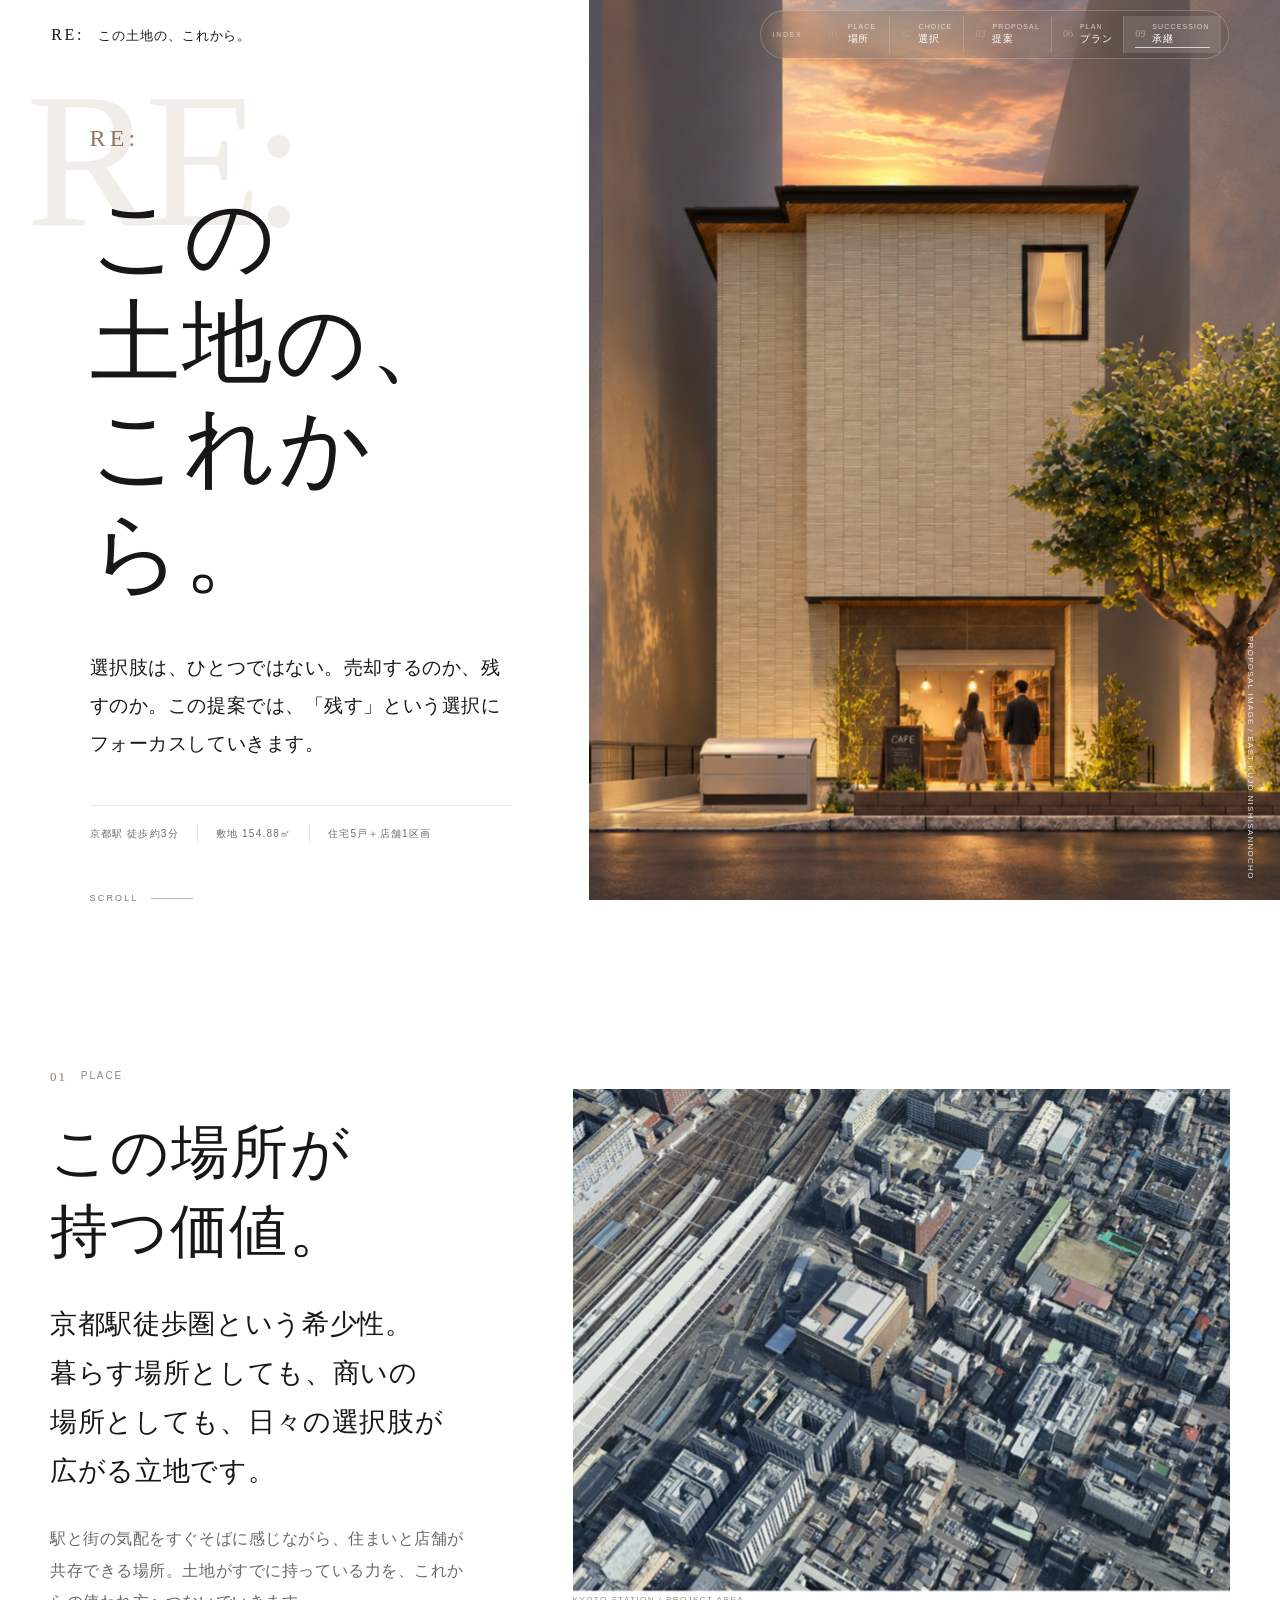
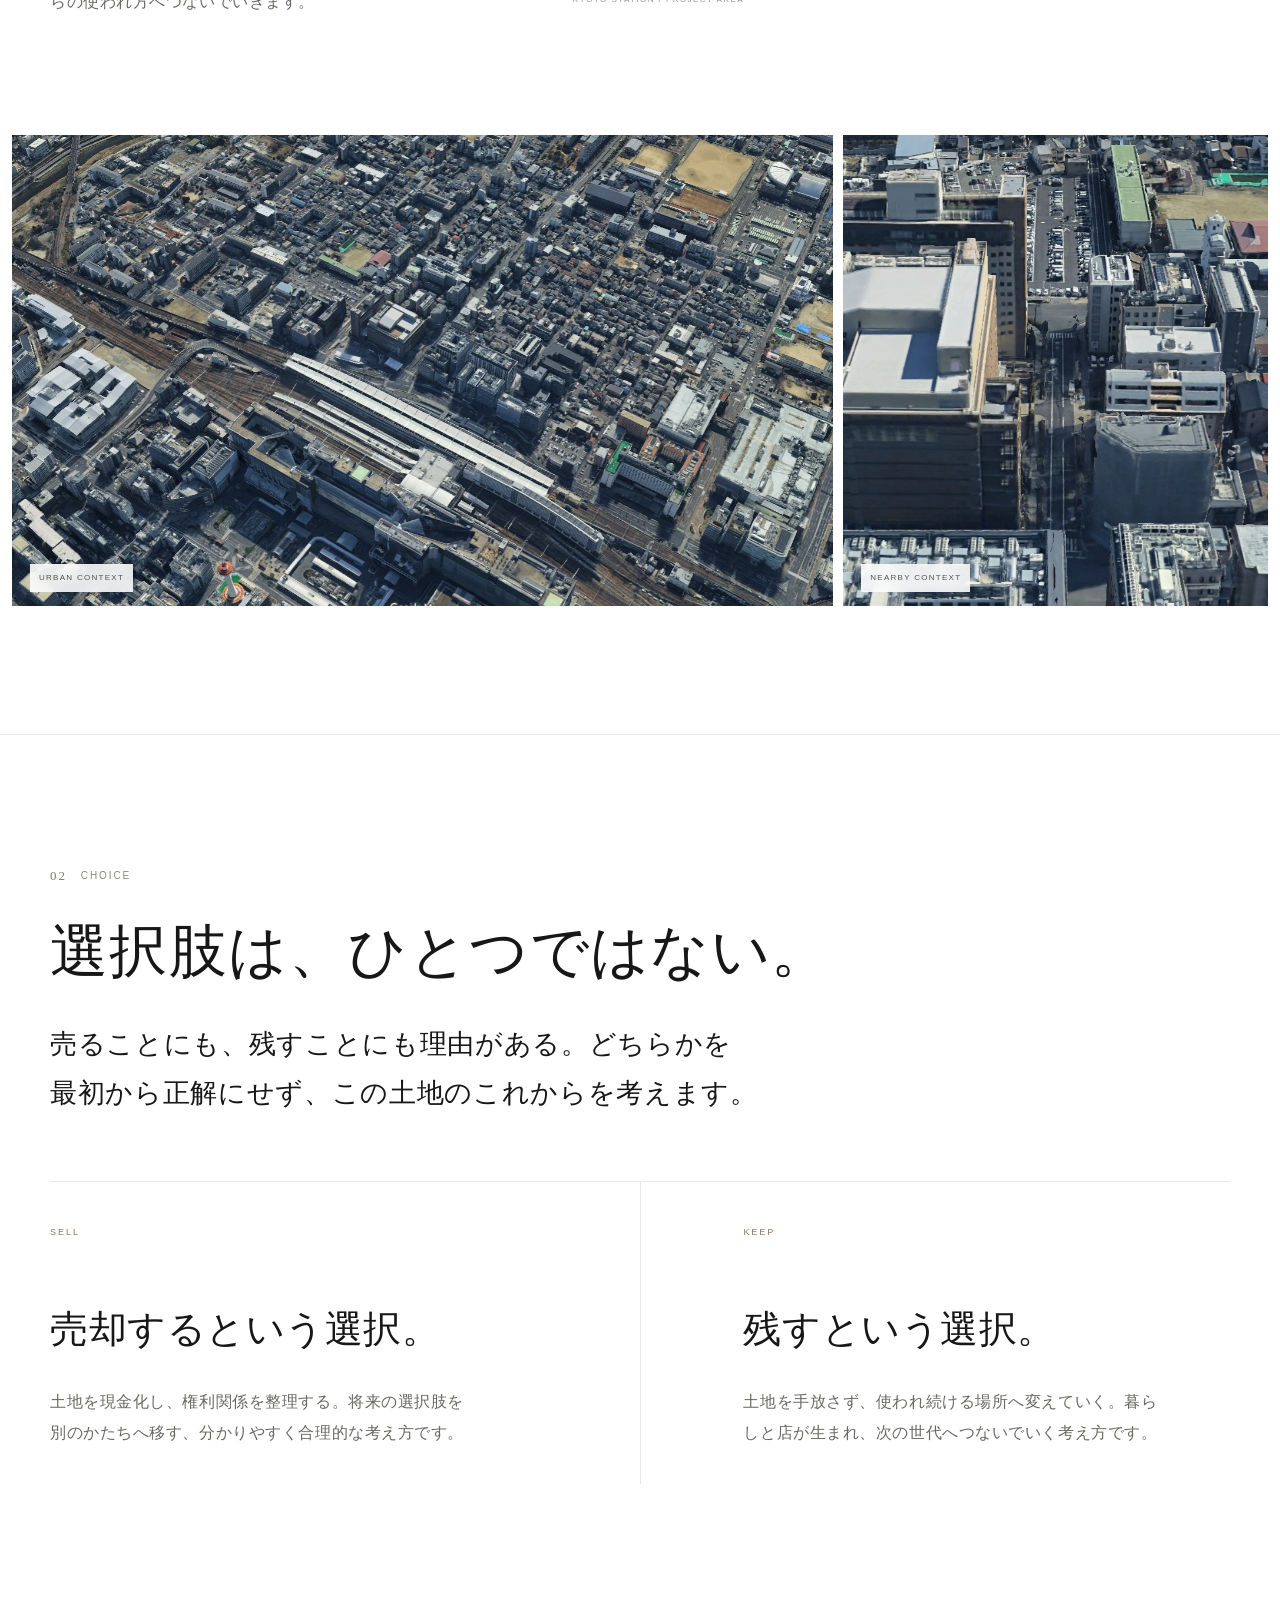
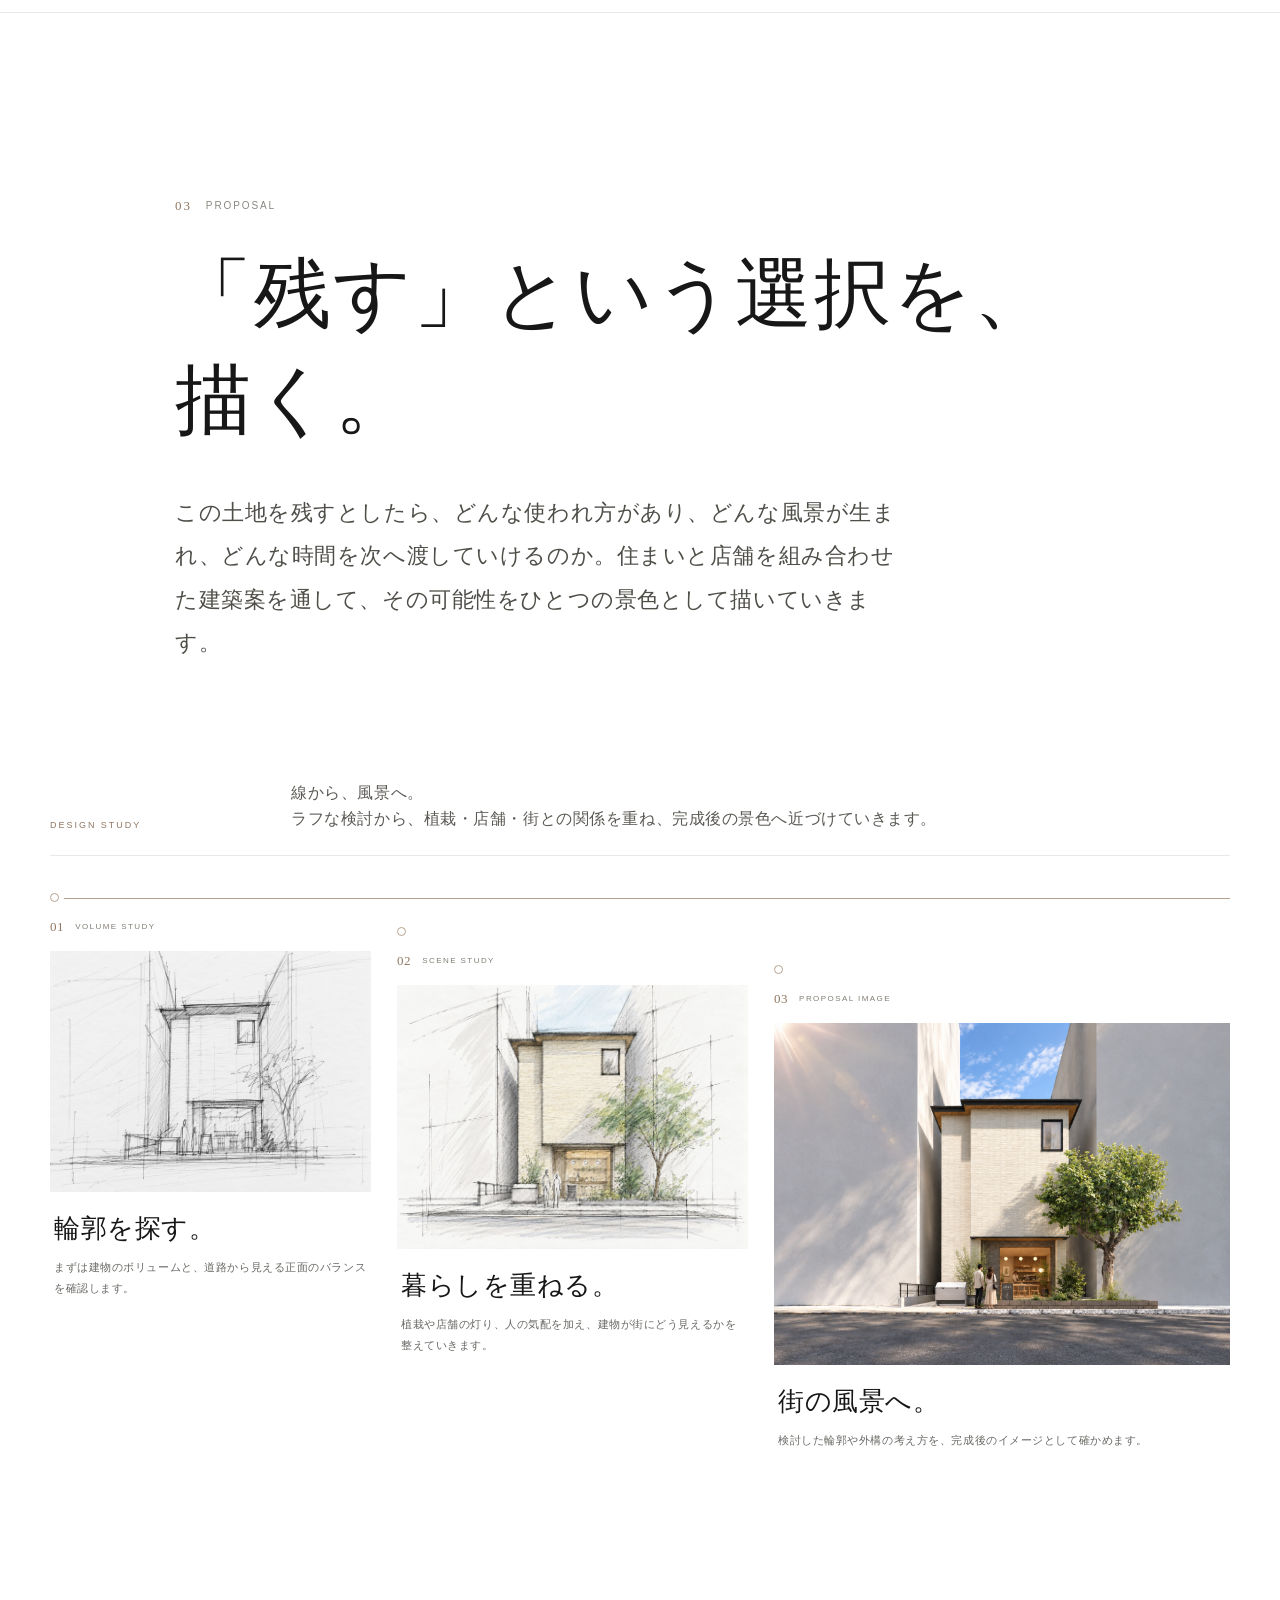
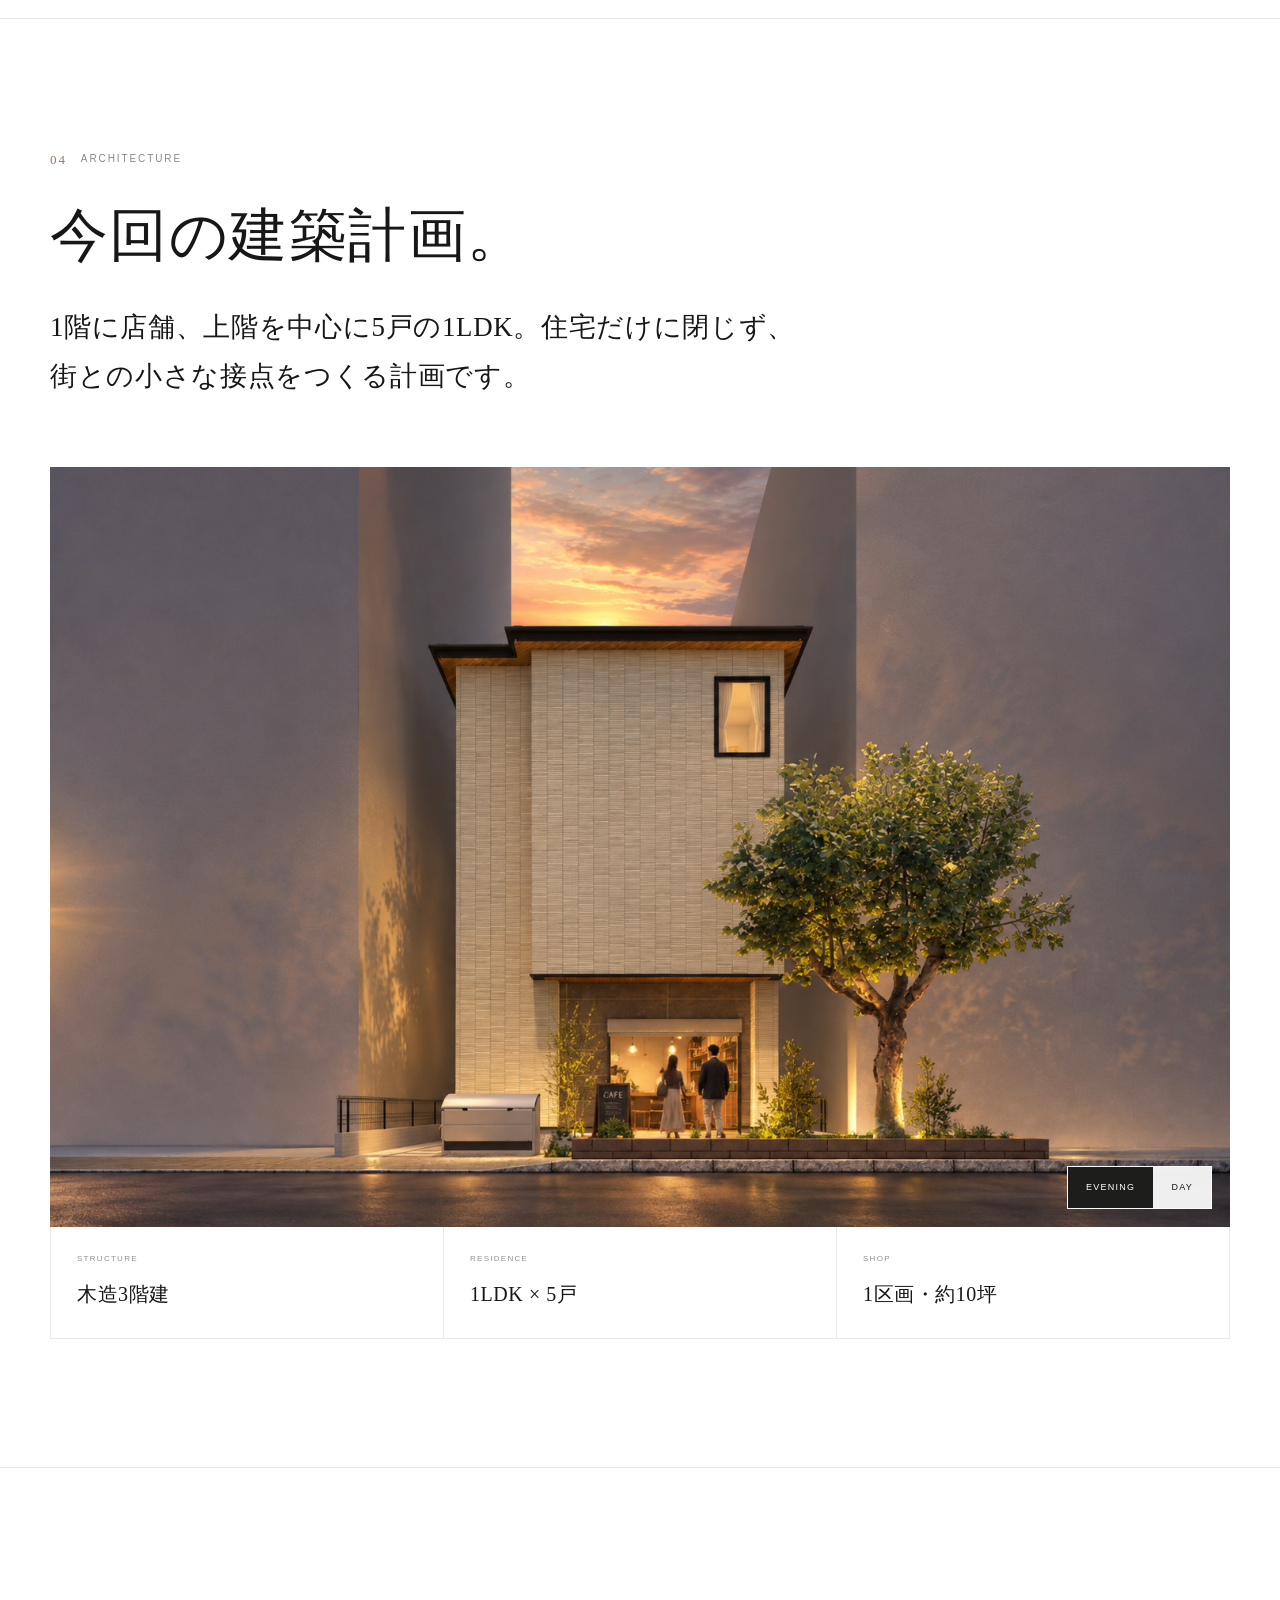
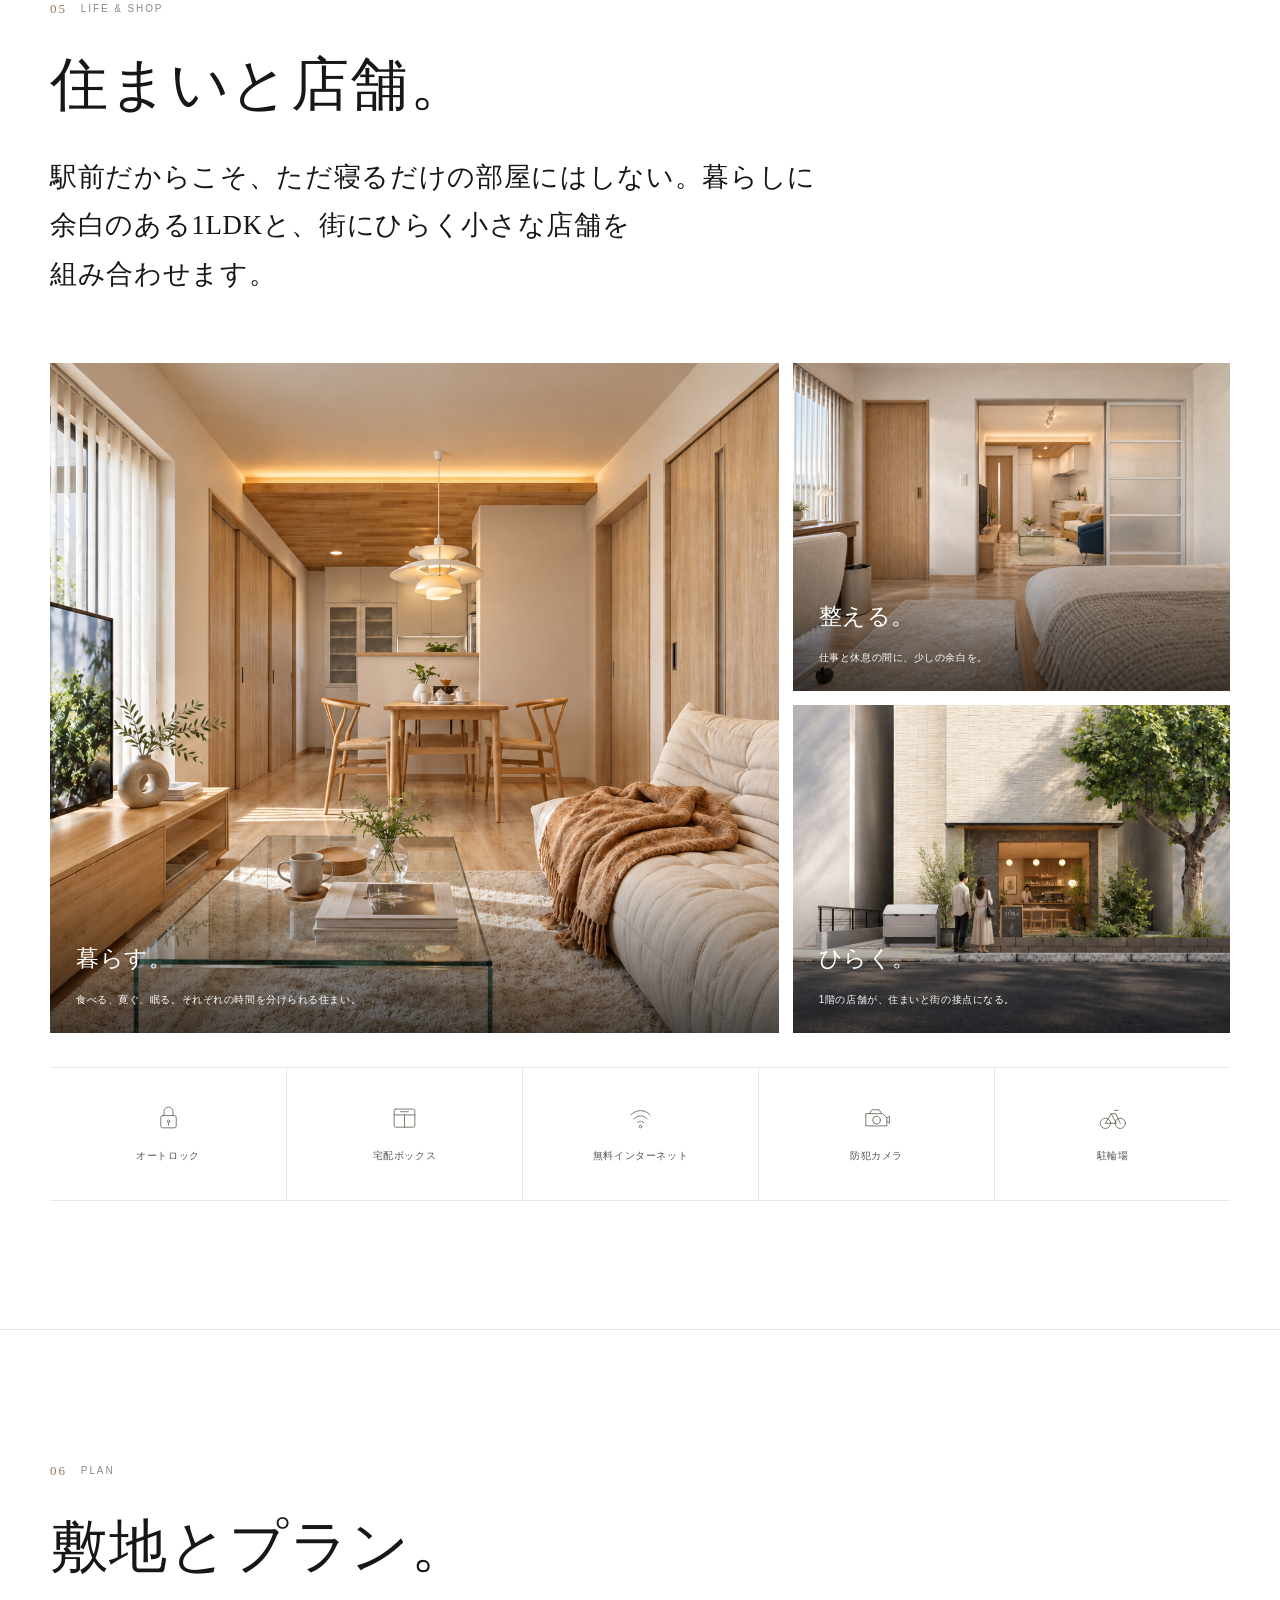
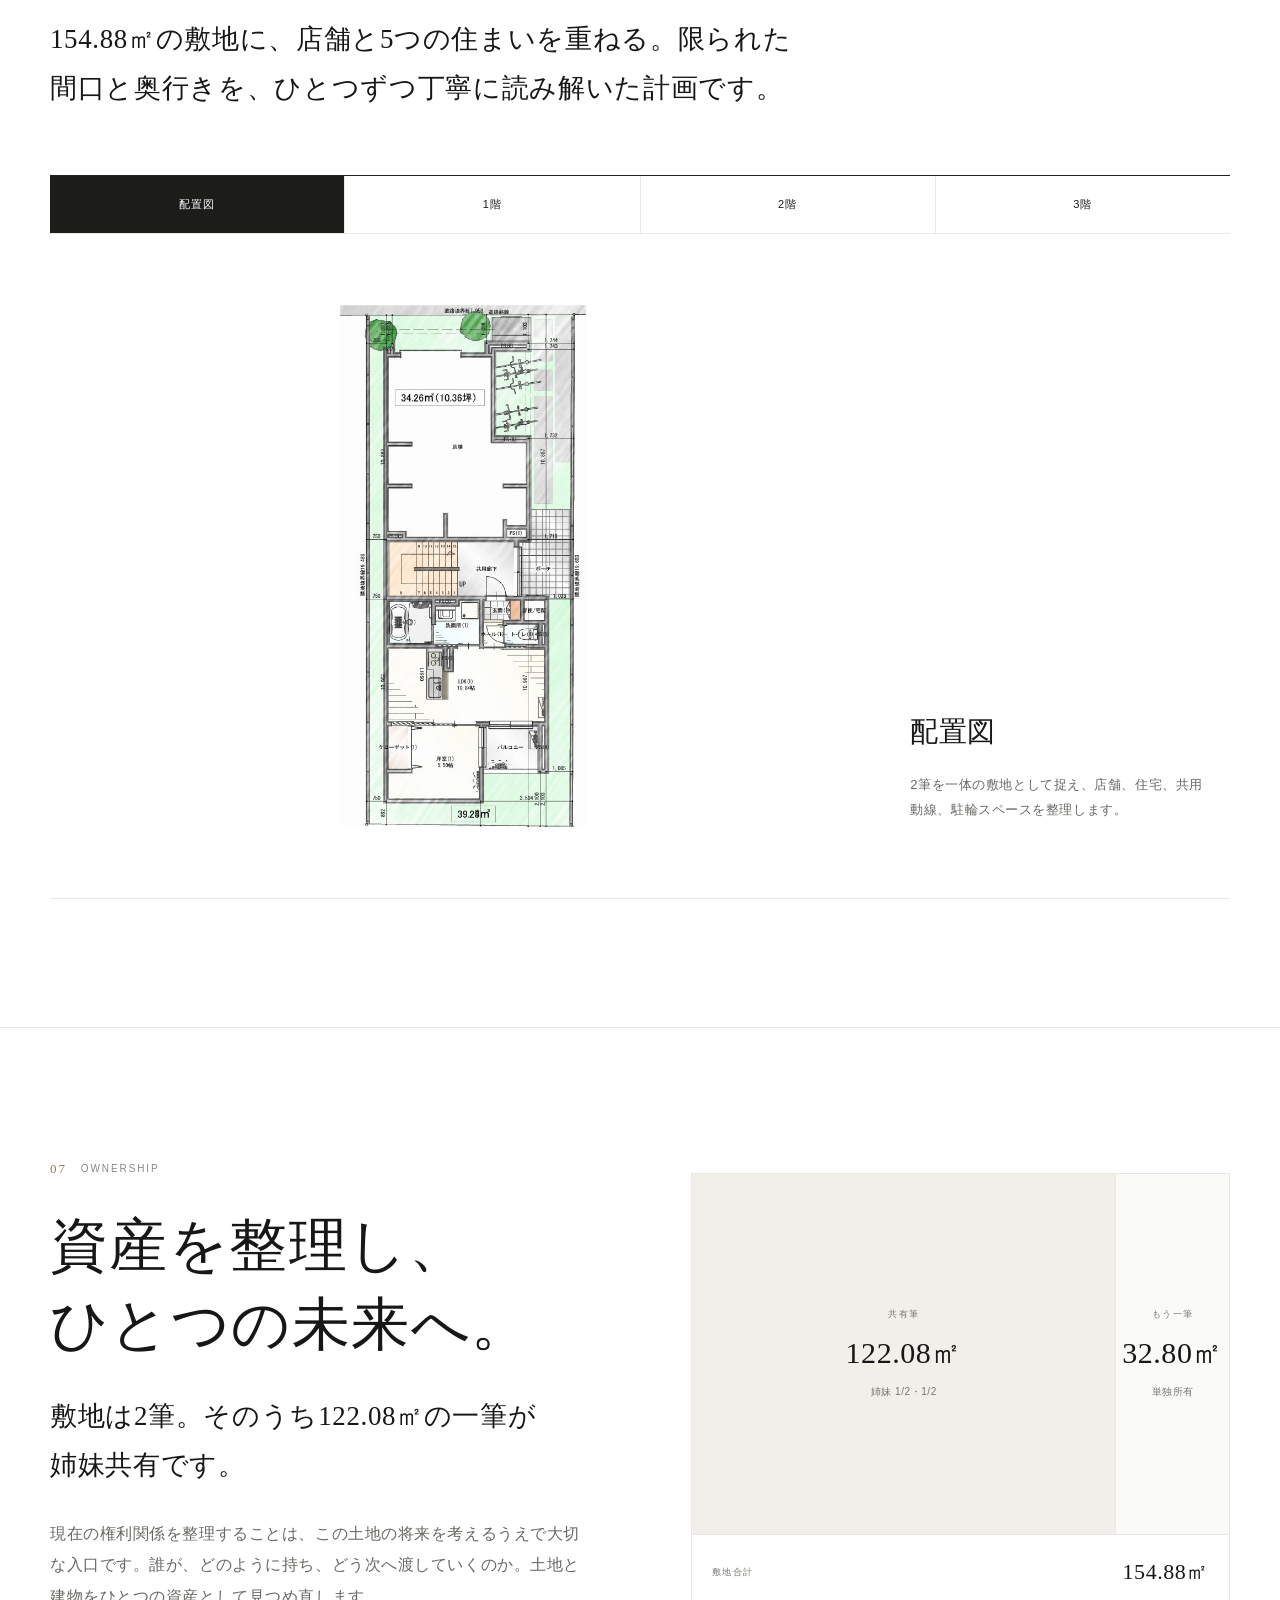
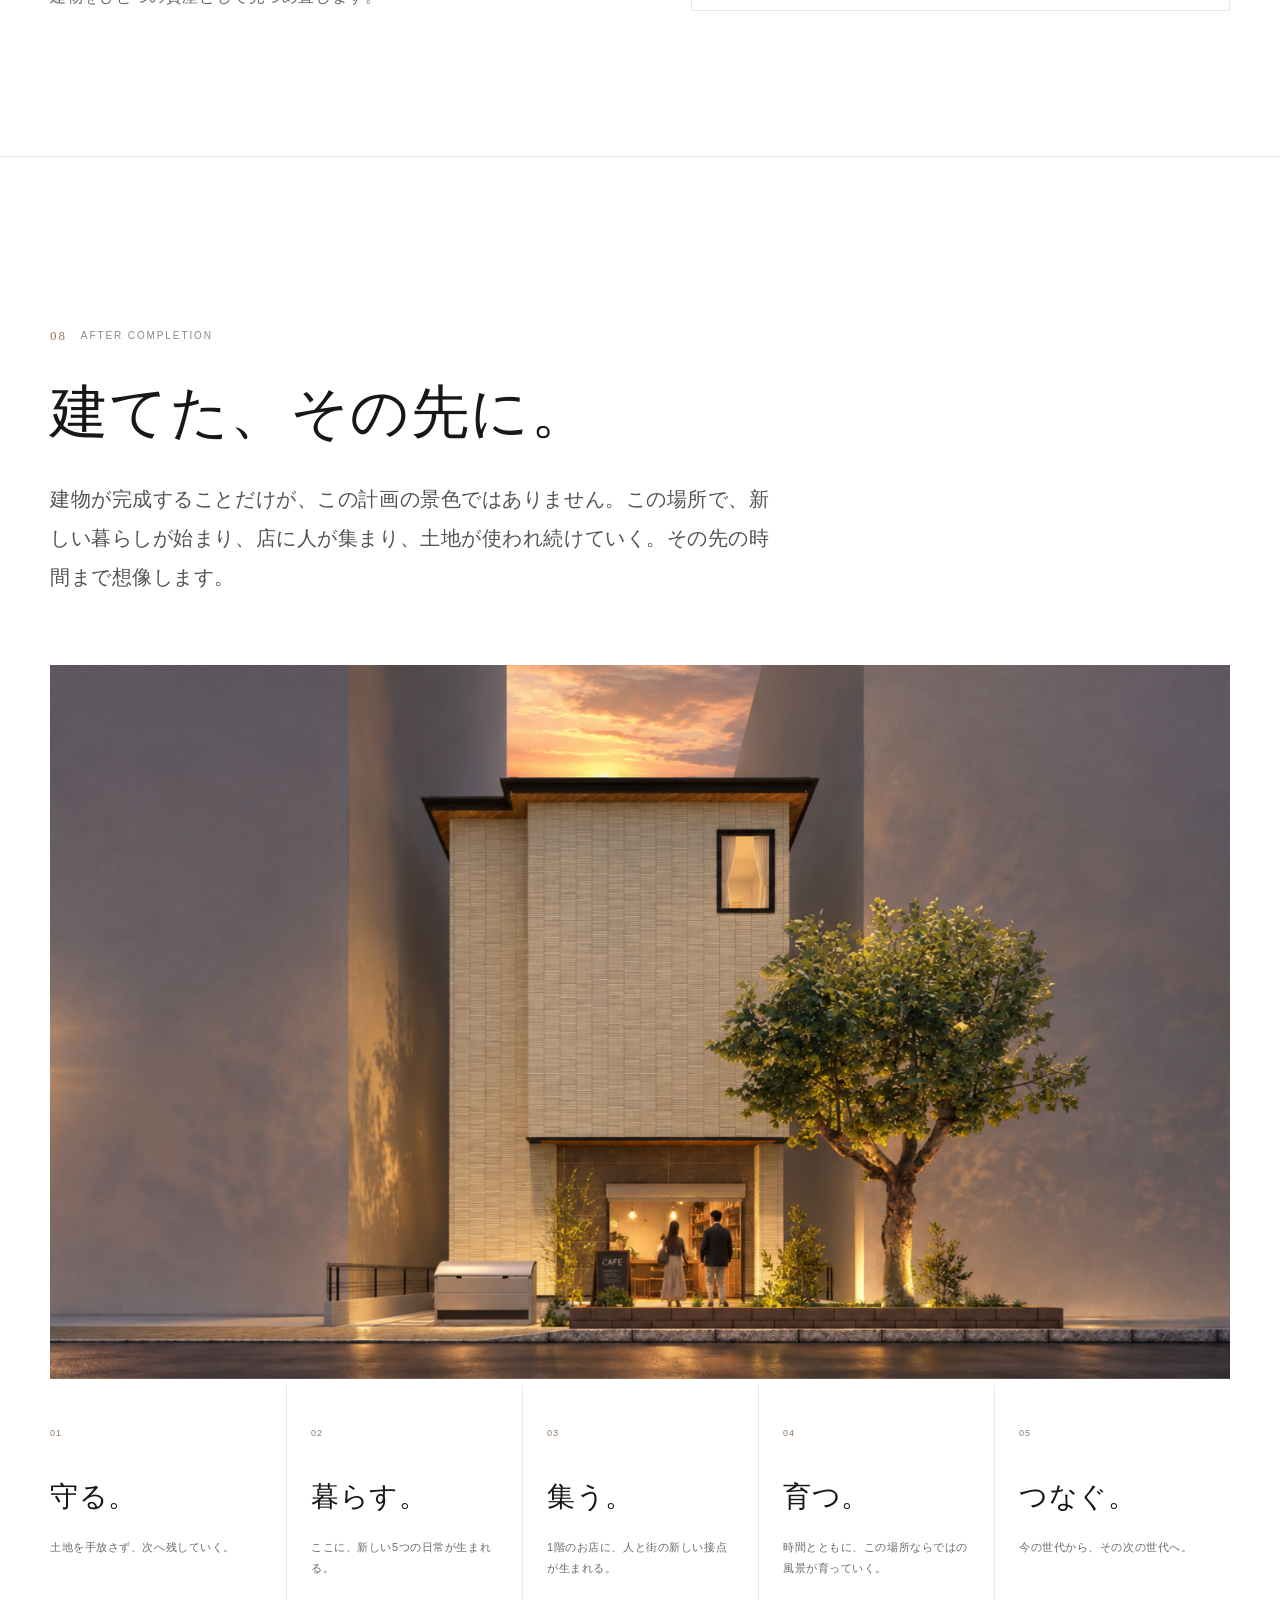
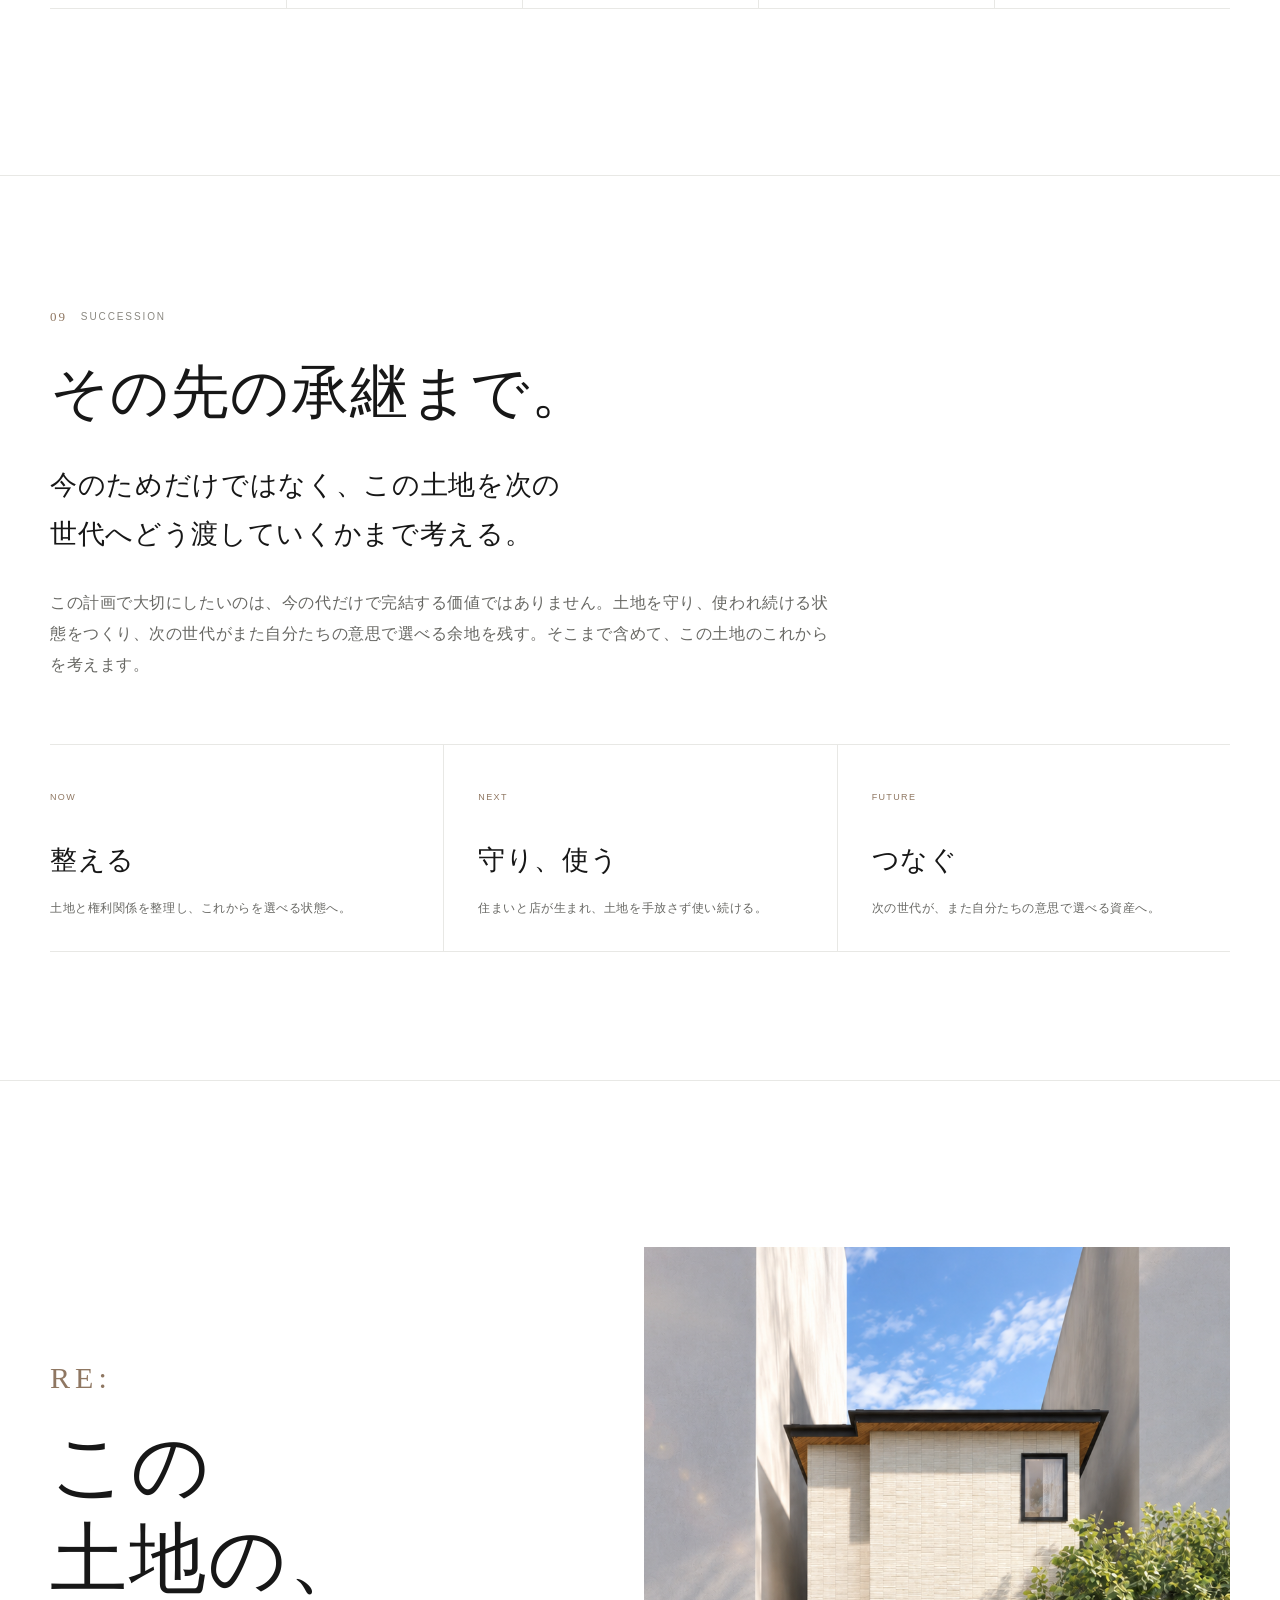
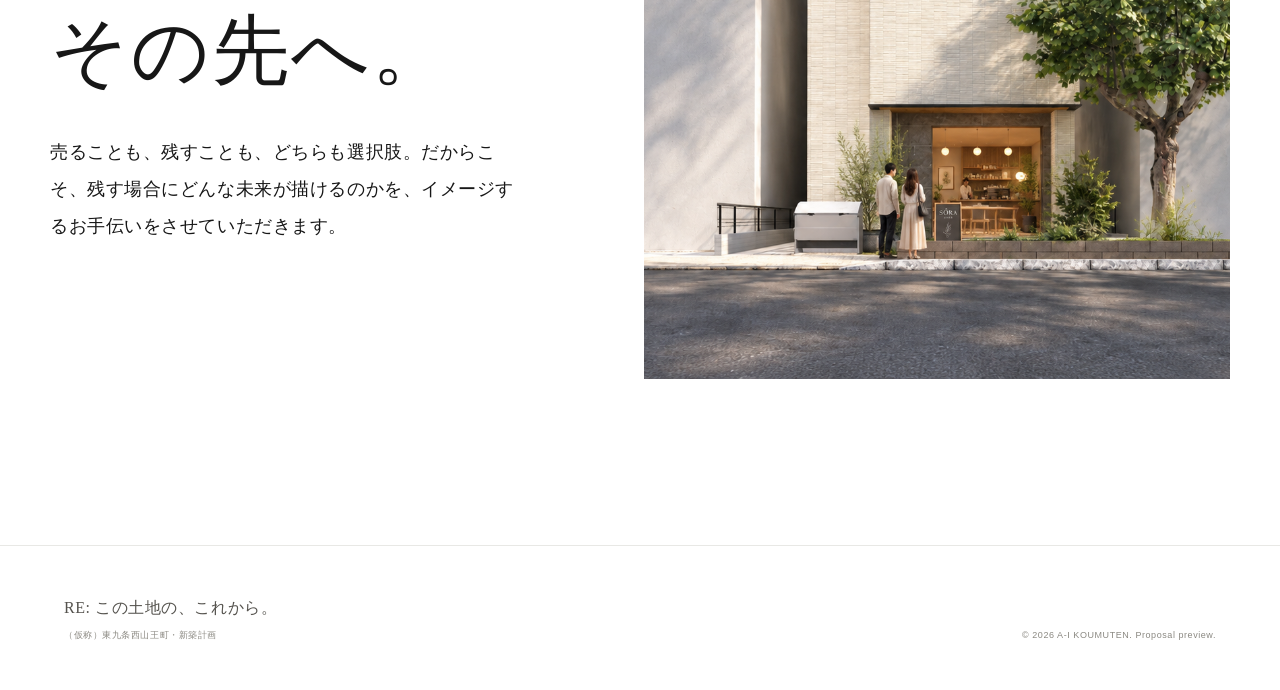
<file: index.html>
<!doctype html>
<html lang="ja">
<head>
  <meta charset="utf-8">
  <meta name="viewport" content="width=device-width, initial-scale=1, viewport-fit=cover">
  <meta name="theme-color" content="#ffffff">
  <title>RE: この土地の、これから。</title>
  <meta name="description" content="売ることも、残すことも選択肢。そのうえで『残す』という選択にフォーカスする、東九条西山王町の建築提案。">
  <link rel="stylesheet" href="styles.css">
</head>
<body>
  <div class="intro-splash" data-intro-splash aria-hidden="true">
    <div class="intro-splash-inner">
      <span class="intro-splash-re">RE:</span>
      <i class="intro-splash-line"></i>
    </div>
  </div>
  <div class="page-progress" aria-hidden="true"><span data-progress></span></div>

  <header class="site-header" data-header>
    <a class="brand" href="#top" aria-label="ページ上部へ">
      <span class="brand-mark">RE:</span>
      <span class="brand-name">この土地の、これから。</span>
    </a>
    <button class="menu-button" type="button" aria-label="メニューを開く" aria-expanded="false" data-menu-button>
      <span></span><span></span>
    </button>
    <div class="chapter-nav" data-chapter-nav>
      <span class="chapter-nav-title">INDEX</span>
      <nav class="site-nav" data-site-nav aria-label="ページ内ナビゲーション">
        <a href="#value" data-nav-section="value"><span class="nav-no">01</span><span class="nav-en">PLACE</span><span class="nav-jp">場所</span></a>
        <a href="#choice" data-nav-section="choice"><span class="nav-no">02</span><span class="nav-en">CHOICE</span><span class="nav-jp">選択</span></a>
        <a href="#proposal" data-nav-section="proposal"><span class="nav-no">03</span><span class="nav-en">PROPOSAL</span><span class="nav-jp">提案</span></a>
        <a href="#plan" data-nav-section="plan"><span class="nav-no">06</span><span class="nav-en">PLAN</span><span class="nav-jp">プラン</span></a>
        <a href="#succession" data-nav-section="succession"><span class="nav-no">09</span><span class="nav-en">SUCCESSION</span><span class="nav-jp">承継</span></a>
      </nav>
    </div>
  </header>

  <main id="top">
    <section class="hero section-white">
      <div class="hero-copy" data-reveal>
        <div class="hero-re" aria-hidden="true" data-hero-re>RE:</div>
        <p class="re-mark">RE:</p>
        <h1><span>この土地の、</span><span>これから。</span></h1>
        <p class="hero-lead">選択肢は、ひとつではない。売却するのか、残すのか。この提案では、「残す」という選択にフォーカスしていきます。</p>
        <div class="hero-facts" aria-label="計画概要">
          <span>京都駅 徒歩約3分</span>
          <span>敷地 154.88㎡</span>
          <span>住宅5戸＋店舗1区画</span>
        </div>
      </div>
      <figure class="hero-visual" data-reveal data-parallax="image">
        <img src="assets/images/exterior-evening.png" alt="新築計画の外観夕景イメージ">
        <figcaption>PROPOSAL IMAGE / EAST KUJO NISHISANNOCHO</figcaption>
      </figure>
      <a class="scroll-link" href="#value" aria-label="次のセクションへ"><span>SCROLL</span><i></i></a>
    </section>

    <section class="section section-white section-place" id="value">
      <div class="container value-layout">
        <div class="section-copy" data-reveal>
          <div class="section-kicker"><span>01</span><span>PLACE</span></div>
          <h2>この場所が持つ価値。</h2>
          <p class="lead">京都駅徒歩圏という希少性。暮らす場所としても、商いの場所としても、日々の選択肢が広がる立地です。</p>
          <p>駅と街の気配をすぐそばに感じながら、住まいと店舗が共存できる場所。土地がすでに持っている力を、これからの使われ方へつないでいきます。</p>
        </div>
        <figure class="large-image aerial-primary" data-reveal data-aerial-zoom>
          <img src="assets/images/aerial-01.jpg" alt="京都駅と計画地付近の航空写真">
          <figcaption>KYOTO STATION / PROJECT AREA</figcaption>
        </figure>
      </div>

      <div class="aerial-strip" data-reveal aria-label="京都駅周辺の航空写真">
        <figure class="aerial-card aerial-wide" data-aerial-zoom><img src="assets/images/aerial-03.jpg" alt="京都駅周辺の広域航空写真"><figcaption>URBAN CONTEXT</figcaption></figure>
        <figure class="aerial-card" data-aerial-zoom><img src="assets/images/aerial-02.jpg" alt="計画地付近の航空写真"><figcaption>NEARBY CONTEXT</figcaption></figure>
      </div>
    </section>

    <section class="section section-white section-choice" id="choice">
      <div class="container">
        <div class="section-copy narrow" data-reveal>
          <div class="section-kicker"><span>02</span><span>CHOICE</span></div>
          <h2>選択肢は、ひとつではない。</h2>
          <p class="lead">売ることにも、残すことにも理由がある。どちらかを最初から正解にせず、この土地のこれからを考えます。</p>
        </div>
        <div class="choice-columns" data-reveal>
          <article>
            <p class="choice-label">SELL</p>
            <h3>売却するという選択。</h3>
            <p>土地を現金化し、権利関係を整理する。将来の選択肢を別のかたちへ移す、分かりやすく合理的な考え方です。</p>
          </article>
          <article>
            <p class="choice-label">KEEP</p>
            <h3>残すという選択。</h3>
            <p>土地を手放さず、使われ続ける場所へ変えていく。暮らしと店が生まれ、次の世代へつないでいく考え方です。</p>
          </article>
        </div>
      </div>
    </section>

    <section class="statement" id="proposal">
      <div class="container statement-inner" data-reveal>
        <div class="section-kicker"><span>03</span><span>PROPOSAL</span></div>
        <h2>「残す」という選択を、描く。</h2>
        <p>この土地を残すとしたら、どんな使われ方があり、どんな風景が生まれ、どんな時間を次へ渡していけるのか。住まいと店舗を組み合わせた建築案を通して、その可能性をひとつの景色として描いていきます。</p>
      </div>

      <div class="container design-process" data-process-sequence>
        <div class="process-head" data-reveal>
          <span>DESIGN STUDY</span>
          <div>
            <p class="process-title">線から、風景へ。</p>
            <p class="process-sub">ラフな検討から、植栽・店舗・街との関係を重ね、完成後の景色へ近づけていきます。</p>
          </div>
        </div>
        <div class="process-sequence">
          <article class="process-step process-step-rough" data-reveal>
            <div class="process-step-meta"><span>01</span><em>VOLUME STUDY</em></div>
            <figure><img src="assets/images/sketch-pencil-02.jpg" alt="外観ボリュームを検討した初期ラフスケッチ"></figure>
            <div class="process-step-copy"><h3>輪郭を探す。</h3><p>まずは建物のボリュームと、道路から見える正面のバランスを確認します。</p></div>
          </article>
          <article class="process-step process-step-color" data-reveal>
            <div class="process-step-meta"><span>02</span><em>SCENE STUDY</em></div>
            <figure><img src="assets/images/sketch-color.jpg" alt="植栽や店舗の雰囲気を重ねたカラースケッチ"></figure>
            <div class="process-step-copy"><h3>暮らしを重ねる。</h3><p>植栽や店舗の灯り、人の気配を加え、建物が街にどう見えるかを整えていきます。</p></div>
          </article>
          <article class="process-step process-step-final" data-reveal>
            <div class="process-step-meta"><span>03</span><em>PROPOSAL IMAGE</em></div>
            <figure><img src="assets/images/exterior-day.png" alt="検討を反映した外観完成イメージ"></figure>
            <div class="process-step-copy"><h3>街の風景へ。</h3><p>検討した輪郭や外構の考え方を、完成後のイメージとして確かめます。</p></div>
          </article>
          <div class="process-line" aria-hidden="true"><span></span></div>
        </div>
      </div>
    </section>

    <section class="section section-white section-architecture">
      <div class="container">
        <div class="section-copy narrow" data-reveal>
          <div class="section-kicker"><span>04</span><span>ARCHITECTURE</span></div>
          <h2>今回の建築計画。</h2>
          <p class="lead">1階に店舗、上階を中心に5戸の1LDK。住宅だけに閉じず、街との小さな接点をつくる計画です。</p>
        </div>
        <div class="architecture-visual" data-reveal>
          <img data-exterior-image src="assets/images/exterior-evening.png" alt="新築計画の外観夕景イメージ">
          <div class="image-switch" aria-label="外観イメージ切替">
            <button type="button" class="is-active" data-exterior-src="assets/images/exterior-evening.png" data-alt="新築計画の外観夕景イメージ">EVENING</button>
            <button type="button" data-exterior-src="assets/images/exterior-day.png" data-alt="新築計画の外観昼景イメージ">DAY</button>
          </div>
        </div>
        <dl class="architecture-summary" data-reveal>
          <div><dt>STRUCTURE</dt><dd>木造3階建</dd></div>
          <div><dt>RESIDENCE</dt><dd>1LDK × 5戸</dd></div>
          <div><dt>SHOP</dt><dd>1区画・約10坪</dd></div>
        </dl>
      </div>
    </section>

    <section class="section section-white section-life">
      <div class="container">
        <div class="section-copy narrow" data-reveal>
          <div class="section-kicker"><span>05</span><span>LIFE & SHOP</span></div>
          <h2>住まいと店舗。</h2>
          <p class="lead">駅前だからこそ、ただ寝るだけの部屋にはしない。暮らしに余白のある1LDKと、街にひらく小さな店舗を組み合わせます。</p>
        </div>
        <div class="editorial-gallery">
          <figure class="gallery-main" data-reveal>
            <img src="assets/images/interior-ldk.png" alt="1LDKのLDKイメージ">
            <figcaption><strong>暮らす。</strong><span>食べる、寛ぐ、眠る。それぞれの時間を分けられる住まい。</span></figcaption>
          </figure>
          <figure data-reveal>
            <img src="assets/images/interior-bedroom.png" alt="洋室からLDKを望む室内イメージ">
            <figcaption><strong>整える。</strong><span>仕事と休息の間に、少しの余白を。</span></figcaption>
          </figure>
          <figure data-reveal>
            <img src="assets/images/shop-detail.jpg" alt="1階店舗部分の拡大イメージ">
            <figcaption><strong>ひらく。</strong><span>1階の店舗が、住まいと街の接点になる。</span></figcaption>
          </figure>
        </div>

        <div class="amenities" data-reveal aria-label="住宅設備">
          <article>
            <svg viewBox="0 0 48 48" aria-hidden="true"><rect x="12" y="21" width="24" height="19" rx="3"/><path d="M17 21v-6a7 7 0 0 1 14 0v6"/><circle cx="24" cy="30" r="2"/><path d="M24 32v4"/></svg>
            <span>オートロック</span>
          </article>
          <article>
            <svg viewBox="0 0 48 48" aria-hidden="true"><rect x="8" y="11" width="32" height="28" rx="2"/><path d="M8 20h32M24 20v19"/><path d="M18 15h12"/></svg>
            <span>宅配ボックス</span>
          </article>
          <article>
            <svg viewBox="0 0 48 48" aria-hidden="true"><path d="M9 20c9-9 21-9 30 0M14 26c6-6 14-6 20 0M19 32c3-3 7-3 10 0"/><circle cx="24" cy="38" r="2"/></svg>
            <span>無料インターネット</span>
          </article>
          <article>
            <svg viewBox="0 0 48 48" aria-hidden="true"><path d="M8 18h25l7 6v13H8z"/><path d="M13 18l4-6h11l4 6"/><circle cx="24" cy="28" r="6"/><path d="M40 25l4-3v11l-4-3"/></svg>
            <span>防犯カメラ</span>
          </article>
          <article>
            <svg viewBox="0 0 48 48" aria-hidden="true"><circle cx="13" cy="33" r="8"/><circle cx="36" cy="33" r="8"/><path d="M13 33l9-15h7l7 15M22 18l8 15H13M27 13h6"/></svg>
            <span>駐輪場</span>
          </article>
        </div>
      </div>
    </section>

    <section class="section section-white section-plan" id="plan">
      <div class="container">
        <div class="section-copy narrow" data-reveal>
          <div class="section-kicker"><span>06</span><span>PLAN</span></div>
          <h2>敷地とプラン。</h2>
          <p class="lead">154.88㎡の敷地に、店舗と5つの住まいを重ねる。限られた間口と奥行きを、ひとつずつ丁寧に読み解いた計画です。</p>
        </div>
        <div class="plan-viewer" data-plan-viewer data-reveal>
          <div class="plan-tabs" role="tablist" aria-label="図面切替">
            <button type="button" role="tab" aria-selected="true" class="is-active" data-plan-tab="site">配置図</button>
            <button type="button" role="tab" aria-selected="false" data-plan-tab="1f">1階</button>
            <button type="button" role="tab" aria-selected="false" data-plan-tab="2f">2階</button>
            <button type="button" role="tab" aria-selected="false" data-plan-tab="3f">3階</button>
          </div>
          <div class="plan-stage" aria-live="polite">
            <section class="plan-panel is-active" data-plan-panel="site" role="tabpanel">
              <img src="assets/images/plan-site-cropped.jpg" alt="配置図">
              <div class="plan-caption"><span>配置図</span><p>2筆を一体の敷地として捉え、店舗、住宅、共用動線、駐輪スペースを整理します。</p></div>
            </section>
            <section class="plan-panel" data-plan-panel="1f" role="tabpanel" hidden>
              <img src="assets/images/plan-1f.jpg" alt="1階平面図">
              <div class="plan-caption"><span>1階</span><p>街に近い側へ店舗を設け、その奥に1LDKを配置。住まいと商いの距離感を整えます。</p></div>
            </section>
            <section class="plan-panel" data-plan-panel="2f" role="tabpanel" hidden>
              <img src="assets/images/plan-2f.jpg" alt="2階平面図">
              <div class="plan-caption"><span>2階</span><p>1LDKを2戸配置。日常の居場所を分けられる、約38〜40㎡台の住戸を想定しています。</p></div>
            </section>
            <section class="plan-panel" data-plan-panel="3f" role="tabpanel" hidden>
              <img src="assets/images/plan-3f.jpg" alt="3階平面図">
              <div class="plan-caption"><span>3階</span><p>上階にも1LDKを2戸配置。建物全体で5つの暮らしを受け止めます。</p></div>
            </section>
          </div>
        </div>
      </div>
    </section>

    <section class="section section-white section-ownership">
      <div class="container ownership-layout">
        <div class="section-copy" data-reveal>
          <div class="section-kicker"><span>07</span><span>OWNERSHIP</span></div>
          <h2>資産を整理し、ひとつの未来へ。</h2>
          <p class="lead">敷地は2筆。そのうち122.08㎡の一筆が姉妹共有です。</p>
          <p>現在の権利関係を整理することは、この土地の将来を考えるうえで大切な入口です。誰が、どのように持ち、どう次へ渡していくのか。土地と建物をひとつの資産として見つめ直します。</p>
        </div>
        <div class="ownership-diagram" data-reveal aria-label="敷地2筆の構成">
          <div class="lot-main"><span>共有筆</span><strong>122.08㎡</strong><small>姉妹 1/2・1/2</small></div>
          <div class="lot-sub"><span>もう一筆</span><strong>32.80㎡</strong><small>単独所有</small></div>
          <div class="lot-caption"><span>敷地合計</span><strong>154.88㎡</strong></div>
        </div>
      </div>
    </section>

    <section class="future section-white" id="future">
      <div class="container">
        <div class="future-heading" data-reveal>
          <div class="section-kicker"><span>08</span><span>AFTER COMPLETION</span></div>
          <h2>建てた、その先に。</h2>
          <p>建物が完成することだけが、この計画の景色ではありません。この場所で、新しい暮らしが始まり、店に人が集まり、土地が使われ続けていく。その先の時間まで想像します。</p>
        </div>
        <div class="future-image" data-reveal data-parallax="soft">
          <img src="assets/images/exterior-evening.png" alt="建物完成後の夕景イメージ">
        </div>
        <div class="future-words" data-reveal>
          <article><span>01</span><h3>守る。</h3><p>土地を手放さず、次へ残していく。</p></article>
          <article><span>02</span><h3>暮らす。</h3><p>ここに、新しい5つの日常が生まれる。</p></article>
          <article><span>03</span><h3>集う。</h3><p>1階のお店に、人と街の新しい接点が生まれる。</p></article>
          <article><span>04</span><h3>育つ。</h3><p>時間とともに、この場所ならではの風景が育っていく。</p></article>
          <article><span>05</span><h3>つなぐ。</h3><p>今の世代から、その次の世代へ。</p></article>
        </div>
      </div>
    </section>

    <section class="section section-white section-succession" id="succession">
      <div class="container">
        <div class="section-copy narrow" data-reveal>
          <div class="section-kicker"><span>09</span><span>SUCCESSION</span></div>
          <h2>その先の承継まで。</h2>
          <p class="lead">今のためだけではなく、この土地を次の世代へどう渡していくかまで考える。</p>
          <p>この計画で大切にしたいのは、今の代だけで完結する価値ではありません。土地を守り、使われ続ける状態をつくり、次の世代がまた自分たちの意思で選べる余地を残す。そこまで含めて、この土地のこれからを考えます。</p>
        </div>
        <div class="succession-line" data-reveal>
          <div><span>NOW</span><strong>整える</strong><p>土地と権利関係を整理し、これからを選べる状態へ。</p></div>
          <div><span>NEXT</span><strong>守り、使う</strong><p>住まいと店が生まれ、土地を手放さず使い続ける。</p></div>
          <div><span>FUTURE</span><strong>つなぐ</strong><p>次の世代が、また自分たちの意思で選べる資産へ。</p></div>
        </div>
      </div>
    </section>

    <section class="closing section-white">
      <div class="container closing-grid">
        <div class="closing-copy" data-reveal>
          <p class="re-mark closing-re">RE:</p>
          <h2><span>この土地の、</span><span>その先へ。</span></h2>
          <p>売ることも、残すことも、どちらも選択肢。だからこそ、残す場合にどんな未来が描けるのかを、イメージするお手伝いをさせていただきます。</p>
        </div>
        <figure data-reveal>
          <img src="assets/images/exterior-day.png" alt="外観昼景イメージ">
        </figure>
      </div>
    </section>
  </main>

  <footer>
    <div><strong>RE: この土地の、これから。</strong><span>（仮称）東九条西山王町・新築計画</span></div>
    <small>© <span data-year></span> A-I KOUMUTEN. Proposal preview.</small>
  </footer>

  <script src="app.js"></script>
</body>
</html>
</file>
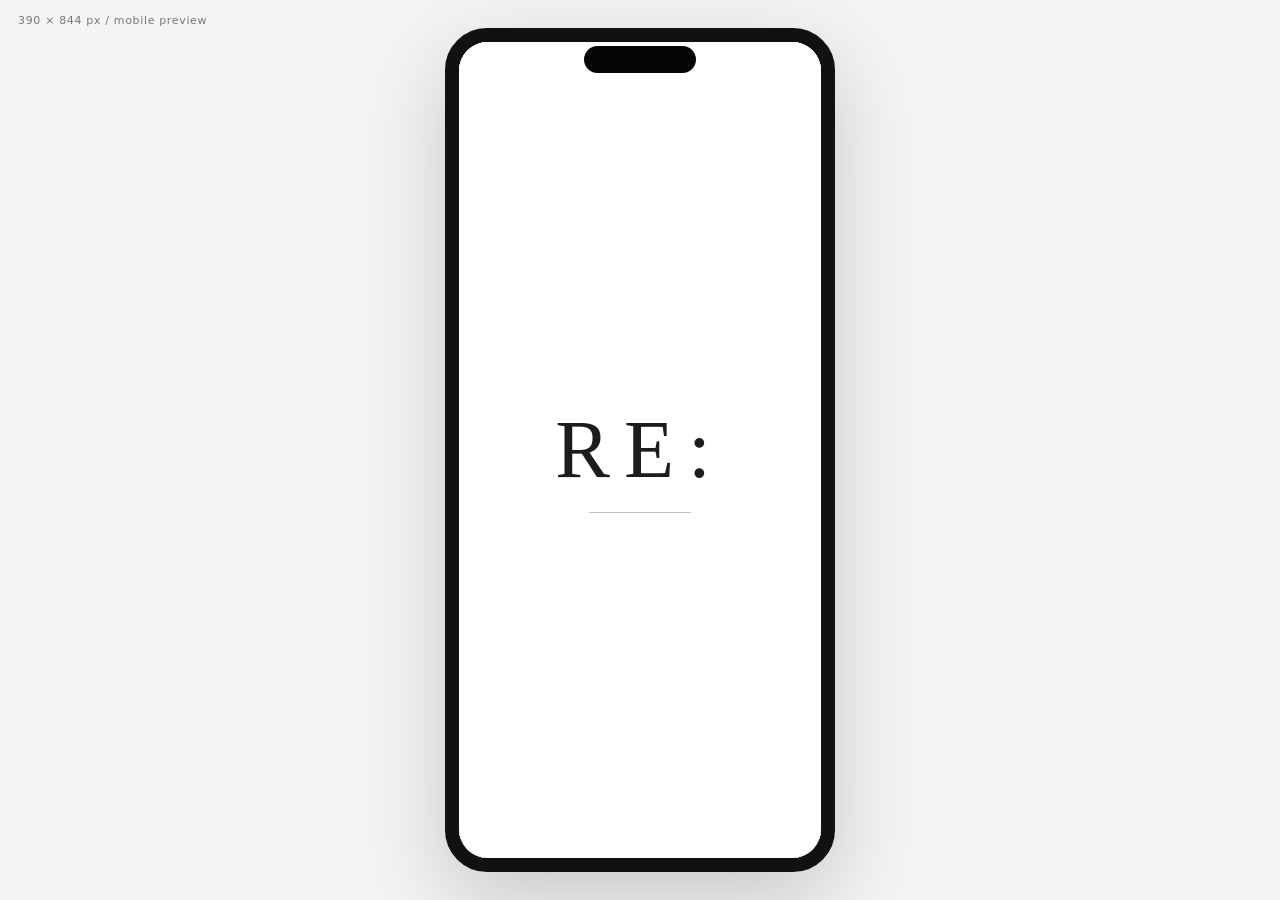
<file: mobile-preview.html>
<!doctype html>
<html lang="ja">
<head>
<meta charset="utf-8">
<meta name="viewport" content="width=device-width,initial-scale=1">
<title>スマホプレビュー｜RE: この土地の、これから。</title>
<style>
*{box-sizing:border-box}body{margin:0;min-height:100vh;background:#f4f4f2;font-family:system-ui,sans-serif;color:#222;display:grid;place-items:center;padding:24px}.label{position:fixed;top:14px;left:18px;font-size:11px;color:#777;letter-spacing:.06em}.phone{width:min(390px,calc(100vw - 24px));height:min(844px,calc(100vh - 48px));border:8px solid #111;border-radius:42px;padding:6px;background:#111;box-shadow:0 30px 90px rgba(0,0,0,.18);position:relative}.phone:before{content:"";position:absolute;top:10px;left:50%;transform:translateX(-50%);width:112px;height:27px;background:#050505;border-radius:20px;z-index:2}.screen{width:100%;height:100%;border:0;border-radius:29px;background:#fff}
</style>
</head>
<body>
<div class="label">390 × 844 px / mobile preview</div>
<div class="phone"><iframe class="screen" src="index.html" title="スマートフォン版LPプレビュー"></iframe></div>
</body>
</html>
</file>
<file: styles.css>
:root{
  --bg:#ffffff;
  --ink:#171717;
  --sub:#686864;
  --line:#e8e8e5;
  --soft:#f7f7f5;
  --accent:#8f7762;
  --accent-2:#b6a28e;
  --serif:"Hiragino Mincho ProN","Yu Mincho","YuMincho","Noto Serif JP",serif;
  --sans:"Hiragino Sans","Hiragino Kaku Gothic ProN","Yu Gothic","YuGothic","Noto Sans JP",sans-serif;
  --max:1180px;
}
*{box-sizing:border-box}
html{scroll-behavior:smooth;background:var(--bg)}
body{margin:0;background:var(--bg);color:var(--ink);font-family:var(--sans);font-size:16px;line-height:1.95;letter-spacing:.035em;-webkit-font-smoothing:antialiased;text-rendering:optimizeLegibility;word-break:normal;line-break:strict;overflow-wrap:break-word}
img{display:block;width:100%;height:auto}
figure{margin:0}
a{color:inherit;text-decoration:none}
button,input{font:inherit;color:inherit}
p,h1,h2,h3{margin-top:0}
h1,h2,h3,.lead{word-break:auto-phrase;overflow-wrap:normal;line-break:strict}
[hidden]{display:none!important}

.page-progress{position:fixed;z-index:200;left:0;top:0;width:100%;height:2px;background:transparent;pointer-events:none}.page-progress span{display:block;width:100%;height:100%;background:var(--accent);transform:scaleX(0);transform-origin:left center}

.site-header{position:fixed;z-index:100;top:0;left:0;width:100%;height:70px;display:flex;align-items:center;justify-content:space-between;padding:0 clamp(18px,4vw,56px);border-bottom:1px solid transparent;color:#fff;transition:background .35s,color .35s,border-color .35s,height .35s}
.site-header.is-scrolled{height:62px;background:rgba(255,255,255,.94);backdrop-filter:blur(16px);color:var(--ink);border-color:var(--line)}
.brand{display:flex;align-items:baseline;gap:14px;min-width:0}.brand-mark,.re-mark{font-family:var(--serif);letter-spacing:.17em}.brand-mark{font-size:16px}.brand-name{font-family:var(--serif);font-size:13px;letter-spacing:.07em;white-space:nowrap}
.site-nav{display:flex;gap:28px;font-size:11px;letter-spacing:.16em}.site-nav a{position:relative}.site-nav a:after{content:"";position:absolute;left:0;bottom:-5px;width:100%;height:1px;background:currentColor;transform:scaleX(0);transform-origin:right;transition:transform .25s}.site-nav a:hover:after{transform:scaleX(1);transform-origin:left}
.menu-button{display:none;border:0;background:transparent;width:44px;height:44px;padding:0;align-items:center;justify-content:center;flex-direction:column;gap:6px}.menu-button span{display:block;width:20px;height:1px;background:currentColor}

.section-white{background:#fff}.container{width:min(var(--max),calc(100% - 48px));margin:0 auto}.section{padding:clamp(96px,10vw,156px) 0}.section-copy{max-width:620px}.section-copy.narrow{max-width:790px}.section-kicker{display:flex;gap:14px;align-items:center;margin-bottom:24px;font-size:10px;letter-spacing:.19em;color:#8a8881}.section-kicker span:first-child{font-family:var(--serif);font-size:13px;color:var(--accent)}
h2{font-family:var(--serif);font-size:clamp(36px,4.5vw,64px);font-weight:400;line-height:1.38;letter-spacing:.025em;margin-bottom:28px}.lead{font-family:var(--serif);font-size:clamp(19px,2.1vw,27px);line-height:1.82;letter-spacing:.025em;margin-bottom:28px}.section-copy>p:not(.lead){color:var(--sub)}

.hero{min-height:100svh;display:grid;grid-template-columns:minmax(0,.92fr) minmax(0,1.08fr);position:relative;overflow:hidden;background:#fff}
.hero-copy{display:flex;flex-direction:column;justify-content:center;padding:126px clamp(28px,6vw,100px) 92px clamp(28px,7vw,120px);background:#fff;position:relative;z-index:2;overflow:hidden}
.hero-re{position:absolute;left:clamp(14px,2vw,28px);top:9%;font-family:var(--serif);font-size:clamp(112px,15vw,232px);line-height:.8;letter-spacing:-.05em;color:#f1eeea;z-index:-1;user-select:none;pointer-events:none;will-change:transform}
.re-mark{font-size:24px;line-height:1;color:var(--accent);margin-bottom:34px}.hero h1{font-family:var(--serif);font-size:clamp(56px,7vw,100px);font-weight:400;line-height:1.18;letter-spacing:.03em;margin-bottom:42px}.hero h1 span,.closing h2 span{display:block}.hero-lead{max-width:590px;font-family:var(--serif);font-size:clamp(16px,1.45vw,20px);line-height:2.05;margin-bottom:42px}
.hero-facts{display:flex;flex-wrap:wrap;gap:0;max-width:650px;border-top:1px solid var(--line);padding-top:18px;color:#6d6d68;font-size:10px;letter-spacing:.12em}.hero-facts span{padding-right:18px;margin-right:18px;border-right:1px solid var(--line)}.hero-facts span:last-child{border-right:0;margin-right:0;padding-right:0}
.hero-visual{height:100svh;min-height:680px;position:relative;background:#eee;overflow:hidden}.hero-visual img{width:100%;height:108%;object-fit:cover;object-position:center;transform:translateY(-4%);will-change:transform}.hero-visual:after{content:"";position:absolute;inset:0;background:linear-gradient(90deg,rgba(0,0,0,.05),transparent 32%);pointer-events:none}.hero-visual figcaption{position:absolute;right:22px;bottom:20px;color:rgba(255,255,255,.85);font-size:8px;letter-spacing:.16em;writing-mode:vertical-rl}
.scroll-link{position:absolute;z-index:5;left:clamp(28px,7vw,120px);bottom:28px;font-size:9px;letter-spacing:.24em;color:#7d7a73;display:flex;align-items:center;gap:12px}.scroll-link i{display:block;width:42px;height:1px;background:#bcb8b1;position:relative;overflow:hidden}.scroll-link i:after{content:"";position:absolute;inset:0;background:#5e5b55;transform:translateX(-100%);animation:scrollLine 2.2s ease-in-out infinite}@keyframes scrollLine{0%{transform:translateX(-100%)}50%,100%{transform:translateX(100%)}}

.value-layout{display:grid;grid-template-columns:.78fr 1.22fr;gap:clamp(52px,8vw,120px);align-items:center}.large-image{overflow:hidden}.large-image img{aspect-ratio:4/3;object-fit:cover;will-change:transform}.large-image figcaption{font-size:8px;letter-spacing:.18em;color:#96928b;margin-top:10px}.aerial-primary img{filter:saturate(.88) contrast(.98)}
.aerial-strip{width:min(1440px,calc(100% - 24px));margin:clamp(62px,8vw,110px) auto 0;display:grid;grid-template-columns:1.45fr .75fr;gap:10px;overflow:hidden}.aerial-card{position:relative;overflow:hidden;background:#eee;min-height:360px}.aerial-card img{height:100%;object-fit:cover;transform:scale(1.035) translate3d(var(--drift-x,0px),0,0);transition:transform .15s linear;will-change:transform}.aerial-wide{min-height:440px}.aerial-card figcaption{position:absolute;left:18px;bottom:14px;padding:6px 9px;background:rgba(255,255,255,.88);backdrop-filter:blur(8px);font-size:8px;letter-spacing:.16em;color:#56534e}

.section-choice{border-top:1px solid var(--line);border-bottom:1px solid var(--line)}.choice-columns{display:grid;grid-template-columns:1fr 1fr;margin-top:64px;border-top:1px solid var(--line)}.choice-columns article{padding:42px 8vw 20px 0}.choice-columns article+article{border-left:1px solid var(--line);padding-left:8vw;padding-right:0}.choice-label{font-size:9px;letter-spacing:.22em;color:var(--accent);margin-bottom:50px}.choice-columns h3{font-family:var(--serif);font-size:clamp(25px,3vw,38px);font-weight:400;margin-bottom:20px}.choice-columns p:last-child{color:var(--sub);max-width:430px}

.statement{padding:clamp(120px,14vw,210px) 0 0;background:#fff}.statement-inner{max-width:930px}.statement h2{font-size:clamp(48px,6vw,86px);margin-bottom:38px}.statement .statement-inner>p:last-child{max-width:740px;font-family:var(--serif);font-size:clamp(18px,1.7vw,23px);line-height:2;color:#4f4e49}
.design-process{margin-top:clamp(76px,9vw,132px)}.process-head{display:flex;justify-content:space-between;gap:30px;align-items:end;margin-bottom:24px;border-bottom:1px solid var(--line);padding-bottom:16px}.process-head span{font-size:9px;letter-spacing:.2em;color:var(--accent)}.process-head p{margin:0;font-family:var(--serif);font-size:16px;color:#5b5954}
.compare{position:relative;overflow:hidden;aspect-ratio:4/3;background:#f4f2ef;cursor:ew-resize;isolation:isolate}.compare-base,.compare-top img{width:100%;height:100%;object-fit:cover}.compare-top{position:absolute;inset:0;overflow:hidden;clip-path:inset(0 46% 0 0);border-right:0}.compare-top img{width:100%;height:100%;object-fit:cover}.compare-handle{position:absolute;left:54%;top:0;bottom:0;width:1px;background:#fff;box-shadow:0 0 0 1px rgba(0,0,0,.08);pointer-events:none}.compare-handle span{position:absolute;top:50%;left:50%;width:44px;height:44px;border-radius:50%;transform:translate(-50%,-50%);background:rgba(255,255,255,.94);box-shadow:0 8px 28px rgba(0,0,0,.12)}.compare-handle span:before,.compare-handle span:after{content:"";position:absolute;top:50%;width:8px;height:8px;border-top:1px solid #333;border-left:1px solid #333}.compare-handle span:before{left:11px;transform:translateY(-50%) rotate(-45deg)}.compare-handle span:after{right:11px;transform:translateY(-50%) rotate(135deg)}.compare-range{position:absolute;inset:0;width:100%;height:100%;opacity:0;cursor:ew-resize}.compare-label{position:absolute;bottom:16px;padding:7px 9px;background:rgba(255,255,255,.9);font-size:8px;letter-spacing:.16em}.compare-label.left{left:16px}.compare-label.right{right:16px}.sketch-notes{display:grid;grid-template-columns:1fr 1fr;gap:10px;margin-top:10px}.sketch-notes figure{position:relative;overflow:hidden;background:#fafafa}.sketch-notes img{aspect-ratio:16/9;object-fit:cover;transition:transform .9s cubic-bezier(.2,.7,.2,1)}.sketch-notes figure:hover img{transform:scale(1.025)}.sketch-notes figcaption{position:absolute;left:12px;bottom:10px;font-size:8px;letter-spacing:.18em;color:#66635d;background:rgba(255,255,255,.88);padding:5px 7px}

.section-architecture{border-top:1px solid var(--line);margin-top:clamp(110px,13vw,190px)}.architecture-visual{position:relative;margin-top:66px;overflow:hidden}.architecture-visual>img{width:100%;height:min(72vw,760px);object-fit:cover;transition:opacity .28s ease,transform .85s cubic-bezier(.2,.7,.2,1)}.architecture-visual.is-switching>img{opacity:.2;transform:scale(1.006)}.image-switch{position:absolute;right:18px;bottom:18px;display:flex;background:rgba(255,255,255,.92);backdrop-filter:blur(8px);border:1px solid rgba(255,255,255,.7)}.image-switch button{border:0;background:transparent;padding:12px 18px;font-size:9px;letter-spacing:.14em;cursor:pointer}.image-switch button.is-active{background:#1d1d1b;color:#fff}.architecture-summary{display:grid;grid-template-columns:repeat(3,1fr);margin:0;border-left:1px solid var(--line);border-bottom:1px solid var(--line)}.architecture-summary div{padding:24px 26px;border-right:1px solid var(--line)}.architecture-summary dt{font-size:8px;letter-spacing:.16em;color:#939089;margin-bottom:8px}.architecture-summary dd{margin:0;font-family:var(--serif);font-size:20px}

.section-life{border-top:1px solid var(--line)}.editorial-gallery{display:grid;grid-template-columns:1.25fr .75fr;grid-template-rows:1fr 1fr;gap:14px;margin-top:64px}.editorial-gallery figure{position:relative;overflow:hidden}.editorial-gallery .gallery-main{grid-row:1/3}.editorial-gallery img{width:100%;height:100%;min-height:300px;object-fit:cover;transition:transform .9s cubic-bezier(.2,.7,.2,1)}.editorial-gallery figure:hover img{transform:scale(1.018)}.editorial-gallery figcaption{position:absolute;left:0;right:0;bottom:0;padding:60px 26px 20px;background:linear-gradient(transparent,rgba(0,0,0,.62));color:#fff}.editorial-gallery figcaption strong{display:block;font-family:var(--serif);font-size:23px;font-weight:400}.editorial-gallery figcaption span{font-size:10px;line-height:1.7}
.amenities{display:grid;grid-template-columns:repeat(5,1fr);margin-top:34px;border-top:1px solid var(--line);border-bottom:1px solid var(--line)}.amenities article{min-height:132px;display:flex;flex-direction:column;align-items:center;justify-content:center;gap:13px;text-align:center;position:relative}.amenities article+article{border-left:1px solid var(--line)}.amenities svg{width:31px;height:31px;fill:none;stroke:#6f685f;stroke-width:1.35;stroke-linecap:round;stroke-linejoin:round;transition:transform .35s ease,stroke .35s ease}.amenities article:hover svg{transform:translateY(-3px);stroke:var(--accent)}.amenities span{font-size:10px;letter-spacing:.06em;color:#575650}

.section-plan{border-top:1px solid var(--line)}.plan-viewer{margin-top:62px;border-top:1px solid #222;border-bottom:1px solid var(--line)}.plan-tabs{display:flex;border-bottom:1px solid var(--line);overflow:auto;scrollbar-width:none}.plan-tabs::-webkit-scrollbar{display:none}.plan-tabs button{flex:1;min-width:90px;border:0;background:#fff;padding:18px 14px;font-size:11px;letter-spacing:.1em;cursor:pointer;border-right:1px solid var(--line);transition:background .25s,color .25s}.plan-tabs button:last-child{border-right:0}.plan-tabs button.is-active{background:#1c1c1b;color:#fff}.plan-stage{min-height:650px;position:relative}.plan-panel{display:grid;grid-template-columns:minmax(0,1.45fr) minmax(260px,.55fr);gap:60px;align-items:center;padding:52px 26px;animation:planIn .42s ease both}.plan-panel[hidden]{display:none!important}.plan-panel img{width:100%;height:560px;object-fit:contain}.plan-caption{align-self:end;padding-bottom:24px}.plan-caption>span{font-family:var(--serif);font-size:28px}.plan-caption p{color:var(--sub);font-size:13px;margin:12px 0 0}@keyframes planIn{from{opacity:0;transform:translateY(8px)}to{opacity:1;transform:none}}

.section-ownership{border-top:1px solid var(--line)}.ownership-layout{display:grid;grid-template-columns:1fr 1fr;gap:clamp(60px,8vw,120px);align-items:center}.ownership-diagram{display:grid;grid-template-columns:3.72fr 1fr;grid-template-rows:360px auto;border:1px solid var(--line);background:#fff}.lot-main,.lot-sub{display:flex;flex-direction:column;align-items:center;justify-content:center;text-align:center}.lot-main{background:#f2efeb}.lot-sub{background:#fafaf8;border-left:1px solid var(--line)}.ownership-diagram span{font-size:9px;letter-spacing:.14em;color:#77746e}.ownership-diagram strong{font-family:var(--serif);font-size:30px;font-weight:400}.ownership-diagram small{font-size:10px;color:#77746e}.lot-caption{grid-column:1/3;display:flex;align-items:center;justify-content:space-between;padding:16px 20px;border-top:1px solid var(--line)}.lot-caption strong{font-size:22px}

.section-succession{border-top:1px solid var(--line)}.succession-line{display:grid;grid-template-columns:repeat(3,1fr);margin-top:64px;border-top:1px solid var(--line);border-bottom:1px solid var(--line)}.succession-line>div{padding:34px 34px 30px 0}.succession-line>div+div{padding-left:34px;border-left:1px solid var(--line)}.succession-line span{font-size:9px;letter-spacing:.15em;color:var(--accent)}.succession-line strong{display:block;font-family:var(--serif);font-size:27px;font-weight:400;margin:24px 0 10px}.succession-line p{font-size:12px;color:var(--sub);margin:0}

.future{padding:clamp(120px,13vw,190px) 0;border-top:1px solid var(--line)}.future-heading{max-width:840px;margin-bottom:68px}.future-heading p:last-child{font-family:var(--serif);font-size:20px;line-height:1.95;color:#55534e;max-width:720px}.future-image{overflow:hidden}.future-image img{height:min(65vw,720px);object-fit:cover;transform:scale(1.035) translateY(var(--parallax-y,0px));will-change:transform}.future-words{display:grid;grid-template-columns:repeat(5,1fr);border-bottom:1px solid var(--line)}.future-words article{padding:30px 24px 28px 0}.future-words article+article{padding-left:24px;border-left:1px solid var(--line)}.future-words article>span{font-size:9px;color:var(--accent);letter-spacing:.12em}.future-words h3{font-family:var(--serif);font-size:28px;font-weight:400;margin:24px 0 12px}.future-words p{font-size:11px;color:var(--sub);margin:0}

.closing{padding:clamp(120px,13vw,190px) 0;border-top:1px solid var(--line)}.closing-grid{display:grid;grid-template-columns:.9fr 1.1fr;gap:clamp(60px,9vw,130px);align-items:center}.closing-re{font-size:30px;margin-bottom:28px}.closing-copy h2{font-family:var(--serif);font-size:clamp(48px,6vw,86px);font-weight:400;line-height:1.2;margin-bottom:36px}.closing-copy>p:last-child{font-family:var(--serif);font-size:18px;line-height:2.05;max-width:600px}.closing figure{overflow:hidden}.closing figure img{aspect-ratio:4/5;object-fit:cover;transition:transform 1.2s cubic-bezier(.2,.7,.2,1)}.closing figure:hover img{transform:scale(1.018)}
footer{display:flex;justify-content:space-between;gap:36px;align-items:flex-end;padding:46px max(24px,5vw);border-top:1px solid var(--line);background:#fff;color:#55534e}footer>div{display:flex;flex-direction:column;gap:3px}footer strong{font-family:var(--serif);font-weight:400;font-size:16px}footer span,footer small{font-size:9px;color:#8a8881}

[data-reveal]{opacity:0;transform:translateY(24px);transition:opacity .8s cubic-bezier(.2,.7,.2,1),transform .8s cubic-bezier(.2,.7,.2,1)}[data-reveal].is-visible{opacity:1;transform:none}.sketch-notes figure:nth-child(2){transition-delay:.1s}

@media(max-width:900px){
  .site-header{height:60px;padding:0 18px;color:var(--ink);background:rgba(255,255,255,.94);border-bottom-color:var(--line);backdrop-filter:blur(14px)}.site-header.is-scrolled{height:60px}.brand-name{display:none}.brand-mark{font-size:18px}.menu-button{display:flex}.site-nav{position:absolute;display:none;top:60px;left:12px;right:12px;flex-direction:column;gap:0;background:#fff;border:1px solid var(--line);padding:6px}.site-nav.is-open{display:flex}.site-nav a{padding:13px 12px;border-bottom:1px solid var(--line)}.site-nav a:last-child{border-bottom:0}
  .hero{grid-template-columns:1fr;min-height:auto;padding-top:60px}.hero-copy{padding:82px 22px 58px}.hero-re{top:38px;left:8px;font-size:128px}.re-mark{font-size:30px;margin-bottom:32px}.hero-visual{height:64svh;min-height:500px}.hero-visual figcaption{right:12px;bottom:12px}.scroll-link{display:none}
  .container{width:min(100% - 32px,720px)}.section{padding:94px 0}.value-layout,.ownership-layout,.closing-grid{grid-template-columns:1fr;gap:50px}.value-layout .section-copy{order:1}.large-image{order:2}.aerial-strip{width:100%;grid-template-columns:1fr;gap:6px}.aerial-card,.aerial-wide{min-height:320px}
  .choice-columns{grid-template-columns:1fr}.choice-columns article{padding:34px 0}.choice-columns article+article{padding-left:0;border-left:0;border-top:1px solid var(--line)}.choice-label{margin-bottom:24px}.statement{padding:116px 0 0}.process-head{align-items:flex-start;flex-direction:column}.compare{aspect-ratio:4/3}.sketch-notes{grid-template-columns:1fr 1fr}.section-architecture{margin-top:120px}.architecture-visual>img{height:65svh;min-height:500px}.architecture-summary{grid-template-columns:1fr}.architecture-summary div{border-bottom:1px solid var(--line)}.architecture-summary div:last-child{border-bottom:0}.editorial-gallery{grid-template-columns:1fr;grid-template-rows:auto}.editorial-gallery .gallery-main{grid-row:auto}.editorial-gallery img{min-height:360px;aspect-ratio:4/3}.amenities{grid-template-columns:repeat(3,1fr)}.amenities article{border-bottom:1px solid var(--line)}.amenities article:nth-child(4){border-left:0}.amenities article:nth-last-child(-n+2){border-bottom:0}.plan-panel{grid-template-columns:1fr;gap:24px;padding:30px 10px}.plan-panel img{height:auto;max-height:560px}.plan-caption{padding:0 10px 10px}.ownership-diagram{grid-template-rows:280px auto}.succession-line{grid-template-columns:1fr}.succession-line>div{padding:28px 0}.succession-line>div+div{padding-left:0;border-left:0;border-top:1px solid var(--line)}.future-words{grid-template-columns:1fr}.future-words article{padding:24px 0}.future-words article+article{padding-left:0;border-left:0;border-top:1px solid var(--line)}footer{flex-direction:column;align-items:flex-start}
}

@media(max-width:520px){
  body{font-size:14px;line-height:1.9;letter-spacing:.02em}.hero-copy{padding:76px 18px 48px}.hero-re{font-size:112px;top:34px;left:2px}.re-mark{font-size:32px;margin-bottom:26px}.hero h1{font-size:50px;line-height:1.26;margin-bottom:30px;letter-spacing:.02em}.hero-lead{font-size:15px;line-height:1.95;margin-bottom:30px}.hero-facts{gap:0}.hero-facts span{width:100%;padding:7px 0;margin:0;border-right:0;border-bottom:1px solid var(--line)}.hero-facts span:last-child{border-bottom:0}.hero-visual{height:60svh;min-height:450px}
  .container{width:calc(100% - 36px)}.section{padding:86px 0}.section-kicker{margin-bottom:18px}h2{font-size:36px;line-height:1.48;margin-bottom:22px}.lead{font-size:18px;line-height:1.85}.aerial-strip{margin-top:56px}.aerial-card,.aerial-wide{min-height:240px}.statement h2{font-size:44px;line-height:1.42}.statement .statement-inner>p:last-child{font-size:17px}.design-process{margin-top:70px}.process-head p{font-size:14px}.compare-label{bottom:9px}.sketch-notes{grid-template-columns:1fr;gap:6px}.sketch-notes img{aspect-ratio:4/3}
  .architecture-visual{margin-left:-18px;margin-right:-18px}.architecture-visual>img{height:60svh;min-height:460px}.image-switch{right:10px;bottom:10px}.architecture-summary{margin-left:-18px;margin-right:-18px}.editorial-gallery{margin-left:-18px;margin-right:-18px;gap:5px}.editorial-gallery img{min-height:300px}.editorial-gallery figcaption{padding:50px 18px 16px}.amenities{grid-template-columns:repeat(2,1fr);margin-left:-18px;margin-right:-18px}.amenities article{min-height:116px}.amenities article:nth-child(odd){border-left:0}.amenities article:nth-child(even){border-left:1px solid var(--line)}.amenities article:nth-last-child(-n+2){border-bottom:1px solid var(--line)}.amenities article:last-child{grid-column:1/3;border-bottom:0;border-left:0}.amenities svg{width:29px;height:29px}
  .plan-viewer{margin-left:-18px;margin-right:-18px}.plan-tabs button{min-width:76px;padding:15px 10px}.plan-stage{min-height:0}.plan-panel{padding:22px 8px 28px}.plan-panel img{max-height:510px}.plan-caption>span{font-size:24px}.ownership-diagram{grid-template-columns:3.72fr 1fr;grid-template-rows:230px auto}.ownership-diagram strong{font-size:24px}.lot-caption strong{font-size:20px}.future-image{margin-left:-18px;margin-right:-18px}.future-image img{height:58svh;min-height:460px}.closing-re{font-size:34px}.closing-copy h2{font-size:48px}.closing figure{margin-left:-18px;margin-right:-18px}.closing figure img{aspect-ratio:3/4}footer{padding:34px 18px}
}

@media(prefers-reduced-motion:reduce){html{scroll-behavior:auto}*{animation-duration:.01ms!important;animation-iteration-count:1!important;transition-duration:.01ms!important}[data-reveal]{opacity:1;transform:none}.hero-visual img,.future-image img,.aerial-card img{transform:none!important}}

/* ===== v4 refinement: chapter index + meaningful design-process sequence ===== */
.chapter-nav{display:flex;align-items:center;gap:13px;padding:5px 7px 5px 12px;border:1px solid rgba(255,255,255,.22);border-radius:999px;background:rgba(20,20,18,.10);backdrop-filter:blur(16px);-webkit-backdrop-filter:blur(16px);box-shadow:0 10px 32px rgba(0,0,0,.05);transition:background .35s,border-color .35s,box-shadow .35s,color .35s}
.site-header.is-scrolled .chapter-nav{background:rgba(255,255,255,.88);border-color:rgba(20,20,18,.10);box-shadow:0 12px 32px rgba(0,0,0,.045)}
.chapter-nav-title{font-size:7px;line-height:1;letter-spacing:.24em;opacity:.62;padding-right:2px}
.site-nav{display:flex;align-items:stretch;gap:0;font-size:inherit;letter-spacing:normal}
.site-nav a{position:relative;display:grid;grid-template-columns:auto auto;grid-template-rows:auto auto;column-gap:7px;min-width:72px;padding:7px 11px 8px;border-left:1px solid rgba(255,255,255,.16);transition:background .28s,color .28s,opacity .28s}
.site-header.is-scrolled .site-nav a{border-left-color:rgba(20,20,18,.09)}
.site-nav a:first-child{border-left:0}
.site-nav a:after{content:"";position:absolute;left:11px;right:11px;bottom:5px;width:auto;height:1px;background:currentColor;transform:scaleX(0);transform-origin:left;opacity:.72;transition:transform .35s cubic-bezier(.2,.7,.2,1)}
.site-nav a:hover:after,.site-nav a.is-active:after{transform:scaleX(1)}
.site-nav a.is-active{background:rgba(255,255,255,.12)}
.site-header.is-scrolled .site-nav a.is-active{background:#f5f3f0}
.nav-no{grid-row:1/3;align-self:center;font-family:var(--serif);font-size:10px;line-height:1;color:var(--accent-2)}
.site-header.is-scrolled .nav-no{color:var(--accent)}
.nav-en{font-size:7px;line-height:1.15;letter-spacing:.16em;opacity:.68}
.nav-jp{font-family:var(--serif);font-size:10px;line-height:1.3;letter-spacing:.08em;white-space:nowrap}

.design-process{margin-top:clamp(80px,9vw,134px)}
.process-head{display:grid;grid-template-columns:190px 1fr;gap:clamp(26px,4vw,64px);align-items:end;margin-bottom:34px;border-bottom:1px solid var(--line);padding-bottom:20px}
.process-head>span{font-size:9px;letter-spacing:.22em;color:var(--accent)}
.process-head>div{max-width:760px}
.process-title{margin:0 0 7px;font-family:var(--serif);font-size:clamp(25px,2.5vw,36px);line-height:1.45;color:var(--ink)}
.process-sub{margin:0;color:var(--sub);font-size:12px;line-height:1.9}
.process-sequence{position:relative;display:grid;grid-template-columns:.86fr .94fr 1.22fr;gap:clamp(16px,2vw,28px);align-items:start;padding-top:24px}
.process-line{position:absolute;z-index:0;left:0;right:0;top:8px;height:1px;background:var(--line);overflow:hidden}
.process-line span{display:block;width:100%;height:100%;background:var(--accent-2);transform:scaleX(0);transform-origin:left;transition:transform 1.3s cubic-bezier(.2,.7,.2,1) .15s}
[data-process-sequence].is-sequence-visible .process-line span{transform:scaleX(1)}
.process-step{position:relative;z-index:1;min-width:0}
.process-step:before{content:"";position:absolute;top:-21px;left:0;width:7px;height:7px;border-radius:50%;background:#fff;border:1px solid var(--accent-2);box-shadow:0 0 0 5px #fff}
.process-step-meta{display:flex;align-items:center;gap:11px;margin-bottom:12px;color:#827d75}
.process-step-meta span{font-family:var(--serif);font-size:13px;color:var(--accent)}
.process-step-meta em{font-style:normal;font-size:8px;letter-spacing:.18em}
.process-step figure{overflow:hidden;background:#f8f8f6}
.process-step img{width:100%;aspect-ratio:4/5;object-fit:cover;transition:transform 1.1s cubic-bezier(.2,.7,.2,1),filter .8s}
.process-step-rough img{filter:grayscale(1) contrast(.92);object-position:center}
.process-step-color img{filter:saturate(.88) contrast(.98);object-position:center}
.process-step-final img{aspect-ratio:4/5;object-position:center}
.process-step:hover img{transform:scale(1.018)}
.process-step-copy{padding:18px 4px 0}
.process-step-copy h3{margin:0 0 10px;font-family:var(--serif);font-size:clamp(21px,2vw,29px);font-weight:400;line-height:1.45}
.process-step-copy p{margin:0;color:var(--sub);font-size:11px;line-height:1.9}
.process-step:nth-child(2){margin-top:34px}
.process-step:nth-child(3){margin-top:72px}
.process-step:nth-child(2)[data-reveal]{transition-delay:.08s}
.process-step:nth-child(3)[data-reveal]{transition-delay:.16s}

@media(max-width:1100px) and (min-width:901px){
  .chapter-nav-title{display:none}.site-nav a{min-width:64px;padding-left:8px;padding-right:8px}.nav-en{display:none}.nav-jp{font-size:9px}
}

@media(max-width:900px){
  .chapter-nav{position:absolute;top:60px;left:12px;right:12px;display:none;padding:7px;border-radius:18px;background:rgba(255,255,255,.98);border-color:var(--line);box-shadow:0 18px 50px rgba(0,0,0,.08);color:var(--ink)}
  .chapter-nav.is-open{display:block}
  .chapter-nav-title{display:block;padding:9px 11px 7px;color:#8b867f}
  .site-nav{position:static!important;display:grid!important;grid-template-columns:1fr 1fr;gap:0!important;background:transparent!important;border:0!important;padding:0!important}
  .site-nav a{display:grid!important;grid-template-columns:28px 1fr!important;grid-template-rows:auto auto!important;min-width:0;padding:15px 12px!important;border:0!important;border-top:1px solid var(--line)!important;border-radius:0}
  .site-nav a:nth-child(even){border-left:1px solid var(--line)!important}
  .site-nav a:last-child{grid-column:1/3}
  .site-nav a:after{left:12px;right:12px;bottom:8px}
  .nav-no{font-size:12px}.nav-en{display:block;font-size:7px;color:#8b867f}.nav-jp{font-size:12px}
  .process-head{grid-template-columns:1fr;gap:10px;align-items:start}
  .process-sequence{grid-template-columns:1fr;gap:48px;padding-top:20px}
  .process-line{left:3px;right:auto;top:20px;bottom:0;width:1px;height:auto}
  .process-line span{width:100%;height:100%;transform:scaleY(0);transform-origin:top}
  [data-process-sequence].is-sequence-visible .process-line span{transform:scaleY(1)}
  .process-step,.process-step:nth-child(2),.process-step:nth-child(3){margin-top:0;padding-left:28px}
  .process-step:before{top:7px;left:0}
  .process-step figure{max-width:720px}
  .process-step img,.process-step-final img{aspect-ratio:16/10}
}

@media(max-width:520px){
  .chapter-nav{left:8px;right:8px}
  .site-nav{grid-template-columns:1fr}
  .site-nav a,.site-nav a:nth-child(even){grid-column:auto;border-left:0!important}
  .site-nav a:last-child{grid-column:auto}
  .process-sequence{gap:42px}
  .process-step{padding-left:24px}
  .process-step img,.process-step-final img{aspect-ratio:4/3}
  .process-step-copy{padding-top:14px}
  .process-step-copy h3{font-size:24px}
}

/* final v4 polish */
.site-header:not(.is-scrolled) .brand{color:var(--ink)}
.process-step img,.process-step-final img{aspect-ratio:4/3}
.process-step-rough img,.process-step-color img{object-fit:contain;background:#fff}
.process-step-final img{object-fit:cover}

/* ===== v5: intro reveal / aerial deep zoom / storytelling polish ===== */
html.intro-running,html.intro-running body{overflow:hidden}
.intro-splash{position:fixed;inset:0;z-index:1000;display:grid;place-items:center;background:#fff;opacity:1;visibility:visible;transition:opacity 1.12s cubic-bezier(.22,.61,.36,1),visibility 1.12s;pointer-events:auto}
.intro-splash-inner{position:relative;display:grid;place-items:center;width:min(82vw,760px);height:min(52vh,420px)}
.intro-splash-re{position:relative;z-index:2;font-family:var(--serif);font-size:clamp(64px,9vw,140px);font-weight:400;line-height:1;letter-spacing:.26em;color:#1d1c1a;opacity:0;filter:blur(14px);transform:translate3d(.1em,18px,0) scale(.935);transition:opacity 1.25s ease,filter 1.35s ease,transform 1.55s cubic-bezier(.2,.7,.2,1),letter-spacing 1.45s cubic-bezier(.2,.7,.2,1)}
.intro-splash-line{position:absolute;left:50%;top:calc(50% + clamp(62px,8vw,104px));width:min(24vw,210px);height:1px;background:#b8aa9d;transform:translateX(-50%) scaleX(0);transform-origin:center;opacity:.72;transition:transform 1.1s cubic-bezier(.2,.7,.2,1) .8s,opacity 1.1s ease .8s}
.intro-splash.is-visible .intro-splash-re{opacity:1;filter:blur(0);transform:translate3d(0,0,0) scale(1);letter-spacing:.17em}
.intro-splash.is-visible .intro-splash-line{transform:translateX(-50%) scaleX(1)}
.intro-splash.is-leaving{opacity:0;visibility:hidden;pointer-events:none}
.intro-splash.is-leaving .intro-splash-re{opacity:.06;filter:blur(7px);transform:translate3d(0,-16px,0) scale(1.035)}
.intro-splash.is-leaving .intro-splash-line{opacity:0;transform:translateX(-50%) scaleX(.82)}

[data-aerial-zoom]{overflow:hidden}
[data-aerial-zoom] img{transform:scale(var(--aerial-zoom,1.035));transform-origin:50% 50%;will-change:transform;transition:none!important}
.aerial-primary img{filter:saturate(.88) contrast(.98)}
.aerial-card img{height:100%;object-fit:cover;object-position:center center}

/* The shop image is an intentional crop, not a re-use of the full facade. */
.editorial-gallery figure:last-child img{object-position:center 60%}

@media(max-width:900px){
  .intro-splash-inner{height:44vh}.intro-splash-re{font-size:clamp(70px,18vw,114px)}
  .intro-splash-line{top:calc(50% + 72px);width:132px}
}
@media(max-width:520px){
  .intro-splash-re{font-size:82px}.intro-splash-line{top:calc(50% + 62px);width:102px}
}
@media(prefers-reduced-motion:reduce){
  .intro-splash-re{opacity:1;filter:none;transform:none}.intro-splash-line{transform:translateX(-50%) scaleX(1)}
  [data-aerial-zoom] img{transform:scale(1.08)!important}
}
</file>
